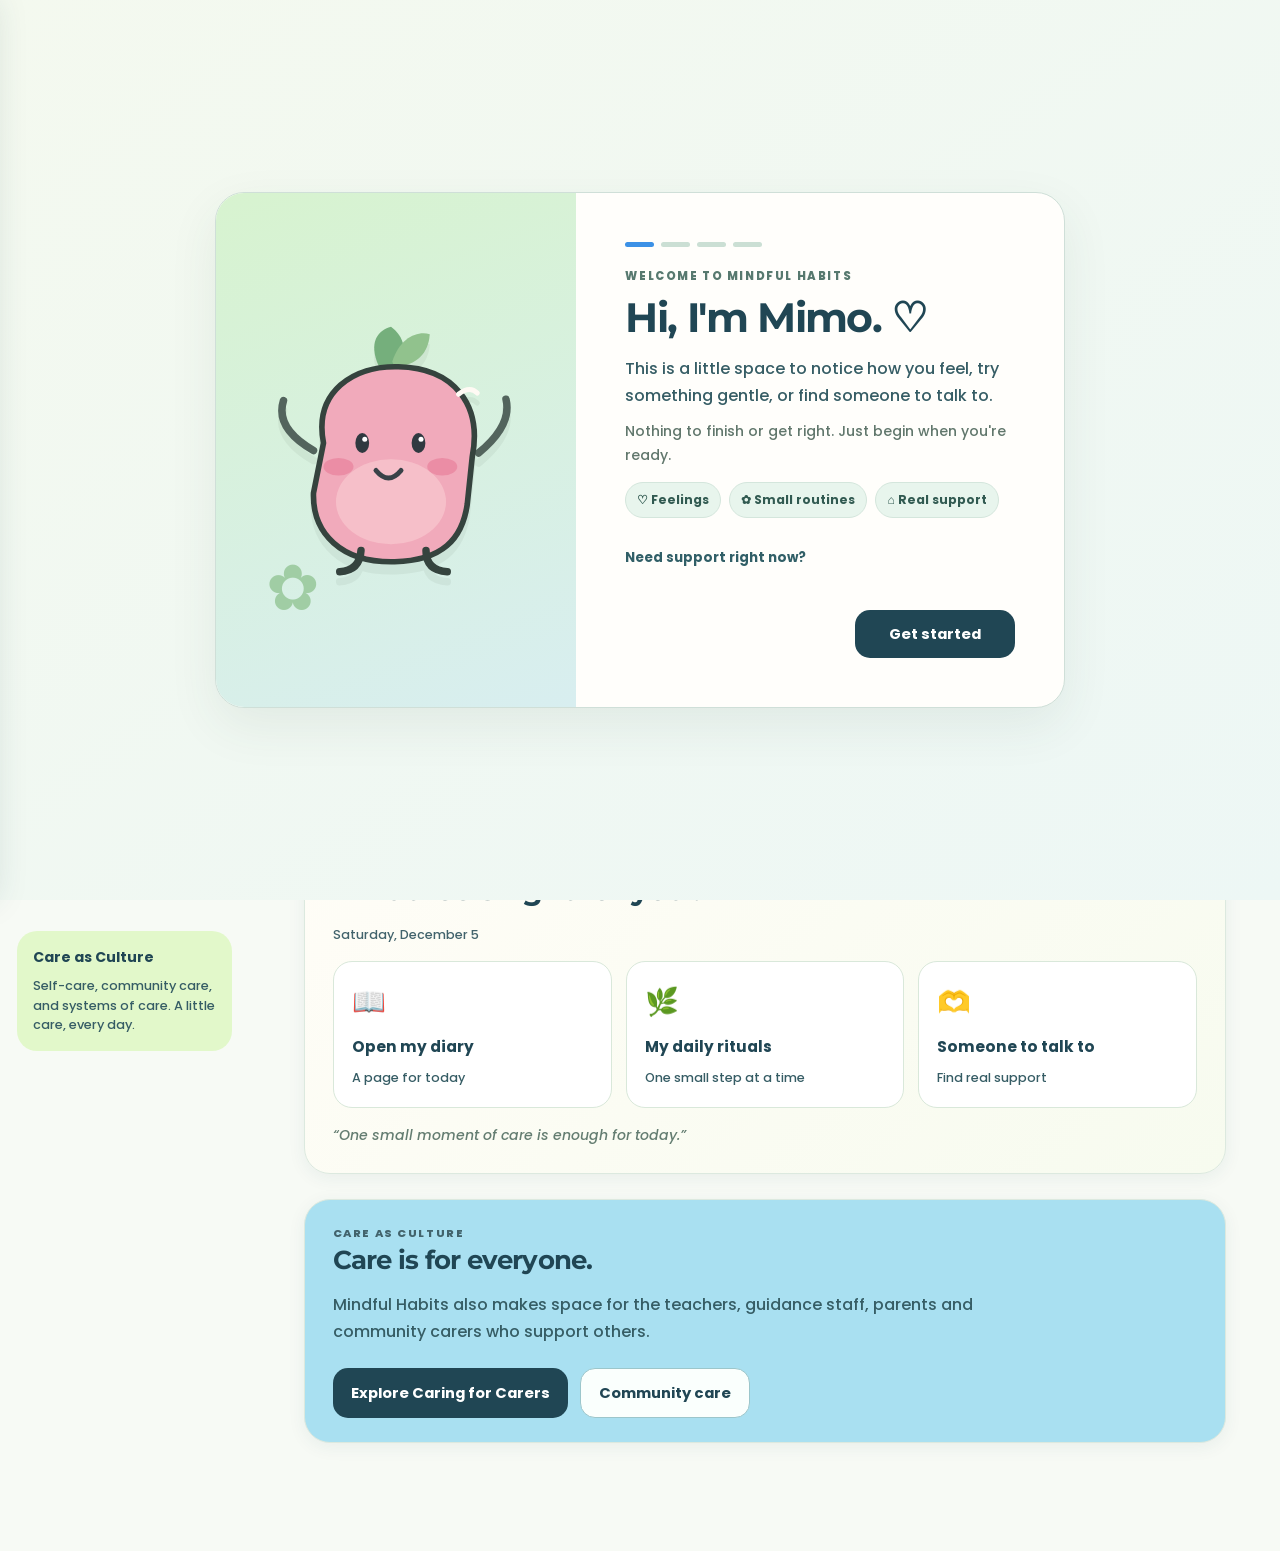
<file: index.html>
<!doctype html>
<html lang="en">
<head>
<meta charset="utf-8"><meta name="viewport" content="width=device-width,initial-scale=1,viewport-fit=cover"><meta name="theme-color" content="#F7F9E1"><meta name="apple-mobile-web-app-capable" content="yes"><meta name="apple-mobile-web-app-status-bar-style" content="default"><meta name="mobile-web-app-capable" content="yes"><meta name="application-name" content="Mindful Habits"><meta name="description" content="A gentle space for feelings, small routines and real-world support, by MentorHealth Philippines."><meta name="color-scheme" content="light">
<title>Mindful Habits | My space</title>
<link rel="preconnect" href="https://fonts.googleapis.com"><link rel="preconnect" href="https://fonts.gstatic.com" crossorigin><link href="https://fonts.googleapis.com/css2?family=Montserrat:wght@400;500;600;700;800&family=Poppins:wght@400;500;600;700;800&display=swap" rel="stylesheet">
<style>
:root{
--ink:#204654;--sub:#365D65;--paper:#FAFFFD;--cream:#F7F9E1;
--line:#D7E6E1;--teal:#204654;--mint:#CAFFA6;
--pink:#CFF0E4;--yellow:#9FD356;--blue:#A9E0F1;--lav:#DCEFF5;
--bright-ocean:#3C91E6;--yellow-green:#9FD356;--porcelain:#FAFFFD;
--spring-meadow:#CAFFA6;--teal-waters:#204654;--glacial-sky:#A9E0F1;
--morning-mist:#F7F9E1;--shadow:0 8px 28px #20465412;--radius:26px
}
*{box-sizing:border-box}html{scroll-behavior:smooth}body{margin:0;background:var(--cream);font:500 16px/1.6 'Poppins','Montserrat',sans-serif;color:var(--ink)}button,input,textarea,select{font:inherit;font-family:'Poppins','Montserrat',sans-serif}h1,h2,h3,h4,h5,h6{font-family:'Montserrat','Poppins',sans-serif}svg text,svg tspan{font-family:'Poppins','Montserrat',sans-serif}button{cursor:pointer}button:focus-visible,a:focus-visible,input:focus-visible,textarea:focus-visible{outline:3px solid #217a70;outline-offset:3px}button:disabled{opacity:.45;cursor:default}a{color:inherit}h1,h2,h3,p{margin-top:0}h1{font-size:clamp(2.1rem,4vw,3.2rem);line-height:1.18;letter-spacing:-.05em;margin-bottom:12px}h2{font-size:clamp(1.35rem,2vw,1.7rem);line-height:1.3;letter-spacing:-.03em;margin-bottom:8px}h3{font-size:1.05rem;line-height:1.45;margin-bottom:6px}p{color:var(--sub)}small,.small{font-size:.84rem;color:var(--sub)}[hidden]{display:none!important}
.app{max-width:1360px;margin:auto;display:grid;grid-template-columns:235px minmax(0,1fr);min-height:100vh}.rail{background:#fffdf8;border-right:1px solid var(--line);padding:30px 16px;position:sticky;top:0;height:100vh;display:flex;flex-direction:column;gap:22px}.logo{display:flex;gap:10px;align-items:center;font-weight:800;font-size:1.15rem;line-height:1.1;letter-spacing:-.03em}.logo-mark{width:48px;height:48px;border-radius:17px;background:#f6d9b7;display:grid;place-items:center}.logo-mark svg{width:37px;height:37px}.logo small{display:block;font-size:.67rem;font-weight:600;letter-spacing:.03em;margin-top:5px}.nav{display:grid;gap:6px}.nav button{display:flex;align-items:center;gap:12px;padding:13px 12px;border:0;border-radius:16px;background:transparent;color:#68757a;font-weight:700;text-align:left}.nav button.active{background:#e0f2e9;color:#225e53}.nav button:hover{background:#f2f6ee}.nav .sym{font-size:1.24rem;width:25px;text-align:center}.rail-bottom{margin-top:auto;padding:16px;border-radius:20px;background:#fdf0d7;font-size:.88rem;line-height:1.55}.rail-bottom p{font-size:.8rem;margin:7px 0 0}.main{padding:28px clamp(22px,4vw,58px) 96px;min-width:0}.topline{display:flex;justify-content:space-between;gap:14px;align-items:center;margin-bottom:28px}.overline{font-size:.7rem;font-weight:800;letter-spacing:.14em;text-transform:uppercase;color:#74827d}.top-actions{display:flex;gap:10px;align-items:center}.tiny-button{border:1px solid var(--line);background:#fff;border-radius:999px;padding:10px 14px;font-size:.84rem;font-weight:700}.help-button{background:#e8f3ee;border:1px solid #c4ded3;color:#245d53}.page{display:none;max-width:1050px}.page.active{display:block}.section{margin:34px 0}.section-head{display:flex;justify-content:space-between;gap:20px;align-items:end;margin-bottom:17px}.section-head p{margin:0;max-width:680px}.lead{max-width:760px;font-size:1.03rem}.card{background:var(--paper);border:1px solid var(--line);border-radius:var(--radius);box-shadow:var(--shadow)}.btn{border:0;border-radius:15px;padding:12px 18px;min-height:48px;font-weight:700;font-size:.92rem;display:inline-flex;justify-content:center;align-items:center;gap:8px;text-decoration:none}.btn.dark{background:#2a4542;color:#fff}.btn.light{background:#fff;border:1px solid #d8e2da;color:#285f54}.btn.soft{background:#e9f5ee;color:#286358}.btn.link{background:transparent;color:#347d70;padding-left:0}.btn:hover:not(:disabled){filter:brightness(.97)}.actions{display:flex;flex-wrap:wrap;gap:10px}.badge{font-size:.74rem;font-weight:800;letter-spacing:.08em;text-transform:uppercase}.quiet-note{font-size:.79rem;color:#79847e}

.home-hero{background:#dcefe6;min-height:390px;display:grid;grid-template-columns:minmax(0,1.1fr) minmax(280px,.9fr);gap:20px;overflow:hidden}.hero-copy{padding:clamp(25px,4vw,48px) 12px clamp(25px,4vw,48px) clamp(25px,4vw,48px);align-self:center}.hero-copy h1{max-width:550px}.hero-copy p{font-size:1.04rem;max-width:485px}.hero-stage{position:relative;display:grid;place-items:center;min-height:345px;background:radial-gradient(circle at 54% 63%,#f8eed2 0 37%,transparent 38%);overflow:hidden}.hero-stage:before{content:'';position:absolute;width:320px;height:120px;border:2px solid #a5c6b3;border-radius:50%;bottom:-65px;left:50%;transform:translateX(-50%)}.pet-art{position:relative;width:min(250px,78%);filter:drop-shadow(0 10px 0 #4c5d4a13);transition:transform .3s}.pet-art svg{width:100%;height:auto;display:block}.pet-art.wave{animation:wiggle .65s ease}.pet-art.rest{transform:rotate(-7deg) translateY(8px)}@keyframes wiggle{0%,100%{transform:rotate(0)}35%{transform:rotate(-7deg)}70%{transform:rotate(7deg)}}.pet-hello{position:absolute;top:25px;left:8%;background:white;border:1px solid #e5dfd3;border-radius:17px;padding:9px 13px;font-size:.83rem;font-weight:700;transform:rotate(-5deg)}.pet-label{position:absolute;right:10%;bottom:20px;color:#4d766a;font-size:.77rem;font-weight:800}.sprig{position:absolute;right:7%;top:20%;width:65px;height:100px;transform:rotate(18deg)}
.homelinks{display:grid;grid-template-columns:repeat(3,minmax(0,1fr));gap:14px}.home-link{min-height:180px;padding:19px;text-align:left;border:1px solid var(--line);display:flex;flex-direction:column;align-items:start;gap:11px;transition:transform .18s}.home-link:hover{transform:translateY(-3px)}.home-link .illustration{font-size:2.45rem;line-height:1.2}.home-link p{font-size:.86rem;margin:0}.home-link:nth-child(1){background:#fff0d6}.home-link:nth-child(2){background:#f7e7ee}.home-link:nth-child(3){background:#e6f3f9}
.face-grid{display:grid;grid-template-columns:repeat(4,minmax(0,1fr));gap:15px}.face-card{padding:18px 13px;border-radius:22px;min-height:170px;display:grid;place-items:center;gap:5px;border:2px solid transparent;text-align:center;transition:.18s}.face-card.selected{border-color:#36564e;transform:translateY(-3px)}.face-card svg{width:95px;height:95px}.face-card strong{font-size:.96rem}.face-card small{color:#4b5c61}.face-card:hover{transform:translateY(-3px)}.feel-calm{background:#e4f1f7}.feel-happy{background:#ffecc2}.feel-tired{background:#f9dfe4}.feel-worried{background:#e8e1f7}.feel-heavy{background:#f3d8ca}.feel-proud{background:#dceede}.feel-unsure{background:#f5e9c7}.feel-lonely{background:#dedff4}
.filterrow{display:flex;gap:9px;flex-wrap:wrap;margin:17px 0}.chip{padding:9px 14px;border-radius:999px;border:1px solid #e2ddd4;background:#fff;font-weight:700;font-size:.84rem}.chip.active{background:#345e53;color:white;border-color:#345e53}.panel{padding:24px}.write-area{width:100%;padding:16px;border:1px solid #e4dfd8;border-radius:16px;background:#fffdfb;min-height:106px;resize:vertical}.context-panel{margin-top:20px}.card-deck{display:grid;grid-template-columns:minmax(0,1fr) minmax(290px,.85fr);gap:18px;align-items:stretch}.prompt-card{padding:30px;min-height:335px;display:flex;flex-direction:column;justify-content:space-between;gap:18px;position:relative;overflow:hidden}.prompt-card:after{content:'◌';font-size:14rem;line-height:1;color:#ffffff55;position:absolute;right:-34px;bottom:-65px;pointer-events:none}.prompt-card>*{position:relative;z-index:1}.prompt-card .card-icon{font-size:3.2rem}.prompt-card h2{font-size:clamp(1.4rem,2.5vw,2.2rem);max-width:570px}.prompt-side{padding:22px;display:flex;flex-direction:column;gap:13px}.prompt-side p{font-size:.91rem}.circle-layout{display:grid;grid-template-columns:minmax(0,1fr) minmax(0,1fr);gap:18px;align-items:stretch}.circle-art{min-height:335px;display:grid;place-items:center;background:#fcf6e8;overflow:hidden}.rings{position:relative;width:280px;aspect-ratio:1}.ring{position:absolute;border-radius:50%;display:grid;place-items:center}.outer{inset:0;background:#f9d4c7}.middle{inset:31px;background:#cfebe0}.inner{inset:80px;background:#fffbef;border:3px dashed #b5c1ab;text-align:center;font-weight:800}.ring-caption{position:absolute;background:#fff;border:1px solid #e7e0d4;padding:5px 10px;border-radius:99px;font-size:.78rem;font-weight:700}.circle-prompt{padding:27px}.circle-prompt h2{margin:15px 0 22px}.topic-switch{display:flex;gap:9px;flex-wrap:wrap}.activities{display:grid;grid-template-columns:repeat(3,minmax(0,1fr));gap:15px}.activity{padding:22px;display:flex;flex-direction:column;gap:12px;min-height:230px}.activity .stamp{width:54px;height:54px;display:grid;place-items:center;background:#e6f4ee;border-radius:17px;font-size:1.65rem}.activity p{font-size:.9rem;margin:0}.activity .btn{margin-top:auto;align-self:start}.journey-grid{display:grid;grid-template-columns:.8fr 1.2fr;gap:18px}.mini-stats{display:grid;gap:12px}.stat{padding:20px}.stat strong{font-size:1.8rem;display:block}.history{padding:22px}.history-row{padding:12px 0;border-bottom:1px solid var(--line)}.history-row:last-child{border-bottom:0}.careplan{padding:22px;margin-top:18px}.careplan label{display:block;margin:15px 0 6px;font-weight:700;font-size:.88rem}.careplan input{width:100%;min-height:50px;padding:11px 14px;border-radius:13px;border:1px solid #e2ded6}.support-banner{background:#e5f1e9;padding:24px;margin-bottom:19px}.support-list{display:grid;grid-template-columns:repeat(2,minmax(0,1fr));gap:14px}.resource{padding:20px}.resource .tag{font-size:.73rem;font-weight:800;color:#44766a}.resource p{font-size:.87rem;margin:9px 0}.resource .actions{margin-top:12px}.resource .actions a{font-size:.85rem}
.mobile-nav{display:none}.modal-overlay{position:fixed;inset:0;background:#233b3a88;z-index:80;display:grid;place-items:center;padding:16px}.modal{max-width:550px;width:100%;max-height:90vh;overflow:auto;padding:25px;background:#fffefb;border-radius:25px;box-shadow:0 30px 90px #233b3a35}.toast{position:fixed;bottom:22px;right:22px;background:#254d44;color:#fff;z-index:100;border-radius:15px;padding:12px 18px;box-shadow:var(--shadow)}
.onboarding{position:fixed;inset:0;background:#fff9f0;z-index:70;overflow:auto;display:grid;place-items:center;padding:22px}.onboard-shell{width:min(900px,100%);min-height:520px;border:1px solid #e8e1d7;background:#fffefb;border-radius:30px;box-shadow:0 18px 50px #384d4614;display:grid;grid-template-columns:.83fr 1.17fr;overflow:hidden}.onboard-illustration{background:#e2f0e8;display:grid;place-items:center;padding:30px;position:relative}.onboard-illustration .pet-art{width:min(250px,85%)}.onboard-copy{padding:clamp(25px,5vw,52px);display:flex;flex-direction:column;justify-content:center;gap:10px}.onboard-copy h1{font-size:clamp(1.9rem,3vw,2.6rem)}.onboard-copy p{max-width:500px}.steps{display:flex;gap:7px;margin-bottom:20px}.steps i{width:34px;height:6px;border-radius:99px;background:#dbe8df}.steps i.on{background:#4d9a88}.onboard-controls{margin-top:20px;display:flex;justify-content:space-between;align-items:center;gap:12px}.color-options{display:flex;gap:10px;flex-wrap:wrap;margin:12px 0}.color-option{width:46px;height:46px;border-radius:50%;border:3px solid #fff;outline:1px solid #dfd9d2}.color-option.active{outline:3px solid #305f56}.onboard-copy input{padding:12px 14px;border:1px solid #ddd8cf;border-radius:12px;width:100%}.privacy-box{padding:16px;background:#fff6e5;border:1px solid #eee1c9;border-radius:15px;font-size:.87rem}
@media(max-width:1120px){.app{grid-template-columns:205px 1fr}.main{padding:25px 24px 100px}.home-hero{grid-template-columns:1fr}.hero-copy{padding:30px 30px 0}.hero-stage{min-height:285px}.face-grid{grid-template-columns:repeat(4,1fr)}.activities{grid-template-columns:repeat(2,1fr)}}
@media(max-width:820px){.app{display:block}.rail{display:none}.main{padding:20px 20px 100px}.mobile-nav{display:block;position:fixed;z-index:50;bottom:10px;left:50%;transform:translateX(-50%);width:min(690px,calc(100% - 18px));border-radius:22px;padding:7px;background:#fffefbf2;border:1px solid #eae4da;box-shadow:0 10px 30px #22352b24}.mobile-nav>div{display:grid;grid-template-columns:repeat(5,1fr);gap:3px}.mobile-nav button{display:flex;align-items:center;flex-direction:column;border:0;background:none;border-radius:13px;padding:7px 2px;font-size:.7rem;color:#66736e;font-weight:700}.mobile-nav button.active{background:#def1e6;color:#265b50}.mobile-nav b{font-size:1.25rem}.card-deck,.circle-layout,.journey-grid{grid-template-columns:1fr}.face-grid{grid-template-columns:repeat(4,1fr)}}
@media(max-width:600px){body{font-size:16px}.main{padding:18px 15px 105px}.topline{align-items:start;gap:10px}.topline .overline{font-size:.62rem}.home-hero{min-height:0}.hero-copy{padding:24px 23px 0}.hero-copy h1{font-size:2.15rem}.hero-stage{min-height:255px}.pet-art{max-width:215px}.homelinks{grid-template-columns:1fr}.home-link{min-height:128px}.face-grid{grid-template-columns:repeat(2,minmax(0,1fr));gap:10px}.face-card{min-height:160px}.activities,.support-list{grid-template-columns:1fr}.panel,.prompt-card{padding:20px}.section{margin:28px 0}.section-head{align-items:start}.circle-art{min-height:305px}.onboard-shell{display:block}.onboard-illustration{height:200px}.onboard-illustration .pet-art{max-width:160px}.onboard-copy{padding:24px}.onboard-copy h1{font-size:1.85rem}.onboard-controls{flex-wrap:wrap}}
@media(prefers-reduced-motion:reduce){*,*:before,*:after{animation:none!important;transition:none!important;scroll-behavior:auto!important}}


body{background:var(--porcelain);color:var(--ink)}
.rail{background:#F7F9E1;border-color:var(--line)}
.logo-mark{background:var(--spring-meadow)}
.nav button{color:var(--teal-waters)}
.nav button.active,.mobile-nav button.active{background:var(--spring-meadow);color:var(--teal-waters)}
.nav button:hover{background:#E5F8D2}
.rail-bottom{background:#E2F8CA}
.overline,.quiet-note{color:#42636C}
.card{background:var(--porcelain);border-color:var(--line)}
.btn.dark{background:var(--teal-waters);color:#FFF}
.btn.light{background:var(--porcelain);border-color:#9CC6CB;color:var(--teal-waters)}
.btn.soft{background:var(--spring-meadow);color:var(--teal-waters)}
.btn.link{color:#175C95}
.tiny-button{background:var(--porcelain);border-color:var(--line)}
.help-button{background:var(--bright-ocean);border-color:var(--bright-ocean);color:#fff}
.home-hero{background:var(--morning-mist)}
.hero-stage{background:radial-gradient(circle at 54% 62%,#CAFFA6 0 36%,transparent 37%)}
.hero-stage:before{border-color:#91C59E}
.pet-hello{background:var(--porcelain);border-color:#C8DBD7}
.pet-label{color:var(--teal-waters)}
.home-link:nth-child(1){background:#E6F8CC}
.home-link:nth-child(2){background:#D5EEF6}
.home-link:nth-child(3){background:#D9EDFF}
.face-card{border-color:#ffffff00}
.face-card.selected{border-color:var(--teal-waters)}
.feel-calm{background:var(--glacial-sky)}
.feel-happy{background:var(--spring-meadow)}
.feel-tired{background:#CFEADB}
.feel-worried{background:#CEE3F5}
.feel-heavy{background:#DBEAD5}
.feel-proud{background:#BBE99D}
.feel-unsure{background:#EAF1C8}
.feel-lonely{background:#C7E5EF}
.chip{background:var(--porcelain);border-color:#BFD7D4;color:var(--teal-waters)}
.chip.active{background:var(--teal-waters);color:#fff;border-color:var(--teal-waters)}
.write-area,.careplan input{background:var(--porcelain);border-color:#BCD5D3;color:var(--ink)}
.circle-art{background:var(--morning-mist)}
.outer{background:var(--glacial-sky)}
.middle{background:var(--spring-meadow)}
.inner{background:var(--porcelain);border-color:#6BA4B0}
.ring-caption{background:var(--porcelain);border-color:#B8D8D7}
.activity .stamp{background:var(--spring-meadow)}
.support-banner{background:var(--glacial-sky)}
.resource .tag{color:#1F627A}
.onboarding{background:var(--morning-mist)}
.onboard-shell{background:var(--porcelain);border-color:#CFDFD8}
.onboard-illustration{background:var(--spring-meadow)}
.steps i{background:#CBDFD4}
.steps i.on{background:var(--bright-ocean)}
.color-option.active{outline-color:var(--teal-waters)}
.privacy-box{background:#EBF8D9;border-color:#D0EAB7}
.modal{background:var(--porcelain)}
.toast{background:var(--teal-waters)}
@media(max-width:820px){.mobile-nav{background:#FAFFFDf2;border-color:var(--line)}}



.role-intro{background:var(--morning-mist);padding:20px 24px;margin:22px 0;}
.role-intro p{margin-bottom:0;max-width:780px}
.role-label{display:inline-flex;gap:7px;align-items:center;background:var(--spring-meadow);border-radius:99px;padding:5px 11px;font-size:.75rem;font-weight:800;letter-spacing:.02em;margin-bottom:10px}
.role-switch{display:flex;gap:9px;flex-wrap:wrap;margin:12px 0 4px}
.role-choice{border:1px solid #9ECBC3;background:var(--porcelain);border-radius:15px;padding:11px 14px;color:var(--teal-waters);font-size:.91rem;font-weight:700;text-align:left}
.role-choice.active{background:var(--teal-waters);color:white}
.role-choice:focus-visible{outline:3px solid var(--bright-ocean);outline-offset:3px}
.role-note{font-size:.86rem;color:var(--sub);margin-top:9px}
.carer-hero{display:grid;grid-template-columns:1.25fr .75fr;gap:20px;align-items:center;background:var(--morning-mist);border-color:#DAE4C8;margin:20px 0;padding:28px}
.carer-hero .illustration{font-size:4.2rem;text-align:center;background:var(--spring-meadow);width:150px;height:150px;display:grid;place-items:center;border-radius:50%;margin:auto}
.carer-grid{display:grid;grid-template-columns:repeat(2,minmax(0,1fr));gap:16px}
.carer-card{padding:23px;display:flex;flex-direction:column;gap:12px;min-height:260px}
.carer-card h3{font-size:1.17rem}
.carer-card p{font-size:.96rem;flex:1;margin:0}
.carer-card .stamp{width:58px;height:58px;display:grid;place-items:center;border-radius:18px;background:var(--glacial-sky);font-size:1.85rem}
.carer-card .btn{align-self:start}
.care-reader{margin-top:18px;padding:26px;background:var(--glacial-sky)}
.care-reader[hidden]{display:none!important}
.care-reader ol{padding-left:22px;margin:12px 0 20px}.care-reader li{margin:12px 0}
.carer-card-quote{padding:27px;border-radius:24px;background:var(--spring-meadow);border:1px solid #ABD49B;min-height:185px;display:flex;flex-direction:column;gap:12px;justify-content:space-between}
.carer-card-quote strong{font-size:clamp(1.18rem,2.2vw,1.6rem);line-height:1.4}
.topic-grid{display:grid;grid-template-columns:repeat(3,minmax(0,1fr));gap:14px;margin:20px 0}
.topic-card{padding:18px;min-height:155px;display:flex;flex-direction:column;gap:8px}
.topic-card .topic-icon{font-size:1.8rem}
.topic-card p{font-size:.89rem;margin:0}
.content-badge{font-size:.78rem;color:#315F67;font-weight:700}
.help-script{background:var(--glacial-sky);padding:22px;border-radius:24px;border:1px solid #ACD8E6;margin-top:18px}
.help-script select{padding:11px 13px;border-radius:13px;border:1px solid #A7C8D2;background:var(--porcelain);color:var(--ink);width:100%;max-width:440px;font:inherit}
.help-script blockquote{margin:14px 0;padding:17px;border:1px solid var(--line);background:var(--porcelain);border-radius:14px;font-weight:600}
.onboard-role{display:grid;grid-template-columns:1fr 1fr;gap:9px;margin:14px 0}
.onboard-role button{border:1px solid #A7CEC4;background:white;border-radius:16px;padding:12px;text-align:left;min-height:68px;color:var(--teal-waters);font-weight:700}
.onboard-role button.active{background:var(--spring-meadow);border:2px solid var(--teal-waters)}
.onboard-role button:last-child{grid-column:span 2}
.role-summary{display:flex;gap:8px;flex-wrap:wrap;margin:13px 0}
.role-summary span{background:var(--glacial-sky);padding:7px 11px;border-radius:99px;font-size:.82rem;font-weight:700}
.small-callout{background:var(--porcelain);border:1px solid var(--line);padding:17px;border-radius:18px;margin-top:15px}
.community-panel{margin-top:20px;padding:22px}
@media(max-width:1050px){.topic-grid{grid-template-columns:repeat(2,minmax(0,1fr))}}
@media(max-width:820px){.carer-hero{grid-template-columns:1fr}.carer-hero .illustration{display:none}}
@media(max-width:600px){.carer-grid,.topic-grid{grid-template-columns:1fr}.carer-card{min-height:0}.role-intro{padding:18px}.carer-hero{padding:21px}.onboard-role{grid-template-columns:1fr}.onboard-role button:last-child{grid-column:auto}}



.app-header{background:var(--porcelain);border:1px solid var(--line);border-radius:20px;padding:12px 16px;min-height:78px;margin-bottom:26px;box-shadow:0 3px 14px #2046540b;gap:16px}
.header-leading{display:flex;align-items:center;gap:13px;min-width:0}
.header-identity{min-width:0}
.header-title{font-family:'Montserrat','Poppins',sans-serif;font-size:1.18rem;font-weight:800;letter-spacing:-.045em;line-height:1.22;color:var(--teal-waters);display:flex;gap:7px;align-items:center}
.header-leaf{font-size:.92rem;color:#4d8b5b}
.header-subtitle{font-size:.78rem;color:var(--sub);line-height:1.4;margin-top:3px}
.app-header .top-actions{margin-left:auto;flex-shrink:0}
.app-header .tiny-button{min-height:44px;display:inline-flex;align-items:center;justify-content:center;gap:7px;white-space:nowrap;padding:9px 14px}
.app-header .help-button{background:var(--bright-ocean);border-color:var(--bright-ocean);color:white}
.header-menu-button{display:none;width:46px;height:46px;border:1px solid var(--line);border-radius:14px;background:var(--porcelain);align-items:center;justify-content:center;flex-shrink:0;color:var(--teal-waters)}
.burger-lines{display:flex;flex-direction:column;gap:5px;width:20px}
.burger-lines i{display:block;height:2px;width:100%;border-radius:2px;background:currentColor}
.header-drawer-overlay{position:fixed;inset:0;background:#20465478;z-index:110;opacity:0;transition:opacity .22s}
.header-drawer-overlay:not([hidden]){opacity:1}
.header-drawer{position:fixed;top:0;left:0;bottom:0;width:min(340px,88vw);z-index:111;background:var(--porcelain);border-right:1px solid var(--line);box-shadow:12px 0 32px #20465422;display:flex;flex-direction:column;padding:20px 16px;transform:translateX(-105%);transition:transform .22s ease;overflow:auto}
.header-drawer.is-open{transform:translateX(0)}
.header-drawer-top{display:flex;align-items:center;justify-content:space-between;padding:4px 4px 18px;border-bottom:1px solid var(--line)}
.header-drawer-top strong{font:800 1.2rem/1.25 'Montserrat','Poppins',sans-serif;color:var(--teal-waters)}
.header-drawer-top small{display:block;font-size:.77rem;margin-top:4px}
.header-close{border:1px solid var(--line);border-radius:12px;background:var(--porcelain);font-size:1.65rem;width:42px;height:42px;line-height:1;color:var(--teal-waters)}
.header-drawer-nav{display:grid;gap:5px;padding:18px 0}
.header-drawer-nav button{background:transparent;border:1px solid transparent;border-radius:14px;padding:13px 15px;text-align:left;display:flex;align-items:center;gap:13px;color:var(--teal-waters);font-size:.95rem;font-weight:700;min-height:48px}
.header-drawer-nav button.active{background:var(--spring-meadow);border-color:#A8D590}
.header-drawer-nav button:hover{background:var(--morning-mist)}
.header-drawer-nav .sym{font-size:1.25rem;width:26px;text-align:center}
.header-drawer-foot{margin-top:auto;padding:15px;border-radius:14px;background:var(--morning-mist);font-size:.79rem;color:var(--sub)}
@media(max-width:820px){.header-menu-button{display:flex}.app-header{margin-bottom:22px}.header-settings span{display:none}.app-header .header-settings{width:44px;padding:0}}
@media(max-width:600px){.app-header{padding:10px;min-height:67px;border-radius:17px;align-items:center;gap:8px}.header-leading{gap:9px}.header-title{font-size:1.02rem}.header-subtitle{font-size:.7rem}.app-header .top-actions{gap:7px}.app-header .header-help{padding:9px 11px;font-size:.78rem}.header-settings{display:none!important}}
@media(max-width:380px){.header-subtitle{display:none}.app-header .header-help span{display:none}.app-header .header-help{width:44px;font-size:1.2rem}}
@media(prefers-reduced-motion:reduce){.header-drawer,.header-drawer-overlay{transition:none!important}}



.page > .section-head { margin-top: 38px; margin-bottom: 20px; }
.page > .section-head:first-child { margin-top: 0; }
.page > .carer-grid + .section-head,
.page > .carer-card-quote + .section-head,
.page > .topic-grid + .section-head,
.page > .community-panel + .section-head { margin-top: 52px; }
.page > .carer-grid,
.page > .carer-card-quote,
.page > .topic-grid { margin-bottom: 0; }
.page > .section-head h2 { margin: 0 0 7px; }
.page > .section-head p { margin: 0; line-height: 1.65; }
.carer-card { padding: 24px; }
.carer-card .actions { margin-top: auto; }
@media (max-width: 820px) {
  .page > .section-head { margin-top: 32px; margin-bottom: 18px; }
  .page > .carer-grid + .section-head,
  .page > .carer-card-quote + .section-head,
  .page > .topic-grid + .section-head { margin-top: 40px; }
}
@media (max-width: 600px) {
  .page > .section-head { margin-top: 30px; margin-bottom: 18px; }
  .page > .carer-grid + .section-head,
  .page > .carer-card-quote + .section-head,
  .page > .topic-grid + .section-head { margin-top: 34px; }
  .carer-grid { gap: 18px; }
}


.mh-grid{display:grid;grid-template-columns:repeat(2,minmax(0,1fr));gap:16px}.mh-pad{padding:23px}.mh-field{display:block;font-weight:700;margin:14px 0 6px}.mh-input{width:100%;padding:12px 14px;border:1px solid var(--line);border-radius:13px;background:white;color:var(--ink)}.mh-calendar-header{display:flex;gap:12px;align-items:center;justify-content:space-between;margin-bottom:15px}.mh-calendar{display:grid;grid-template-columns:repeat(7,minmax(0,1fr));gap:6px}.mh-day{min-height:68px;border:1px solid var(--line);border-radius:13px;background:white;padding:6px;text-align:left;color:var(--ink)}.mh-day.has-entry{background:#e7f5e8;border-color:#86c5a6}.mh-day.selected{outline:3px solid #327e79}.mh-day:disabled{opacity:.25}.mh-day span{display:block;font-size:.72rem}.mh-day b{font-size:1.2rem;line-height:1.2}.mh-weekday{font-size:.75rem;text-align:center;font-weight:800;color:var(--sub)}.mh-habit-row{padding:13px 0;border-bottom:1px solid var(--line);display:flex;gap:12px;align-items:start;justify-content:space-between}.mh-habit-row:last-child{border:0}.mh-habit-row input[type=checkbox]{width:20px;height:20px;accent-color:#22775d;flex-shrink:0}.mh-inline{display:flex;align-items:center;gap:10px;flex-wrap:wrap}.mh-banner{padding:19px;background:#e6f5ef;border-radius:17px;border:1px solid var(--line);margin:15px 0}.mh-exercise-stage{padding:26px;background:var(--glacial-sky);border-radius:22px;text-align:center;margin:17px 0}.mh-exercise-stage strong{display:block;font-size:clamp(2.2rem,6vw,4rem);line-height:1.25}.mh-exercise-stage p{margin:7px 0}.mh-modal-footer{display:flex;gap:10px;flex-wrap:wrap;margin-top:16px}.mh-privacy{font-size:.86rem;color:var(--sub);margin-top:14px;line-height:1.7}.mh-checkin-extra{margin-top:18px}.mh-preferences{display:flex;flex-wrap:wrap;gap:9px}.mh-preferences label{display:flex;gap:7px;align-items:center;background:#fff;border:1px solid var(--line);padding:8px 12px;border-radius:14px}.mh-empty{padding:18px;border:1px dashed #b1cec6;border-radius:16px}.mh-support-split{display:grid;grid-template-columns:repeat(2,minmax(0,1fr));gap:14px;margin:18px 0}.mh-support-split .card{padding:18px}.mh-support-split h3{margin-top:6px}@media(max-width:690px){.mh-grid,.mh-support-split{grid-template-columns:1fr}.mh-calendar{gap:3px}.mh-day{min-height:55px;padding:5px 3px}.mh-day b{font-size:1rem}}


.mh-trust-hero{background:linear-gradient(125deg,#e1f5e9,#e3f2fa);padding:clamp(22px,4vw,38px)}
.mh-trust-grid{display:grid;grid-template-columns:repeat(2,minmax(0,1fr));gap:16px;margin:18px 0}
.mh-trust-card{padding:22px}.mh-trust-card h3{font-size:1.12rem}.mh-trust-card p{margin-bottom:0}
.mh-document{padding:clamp(19px,4vw,32px);margin-top:18px}.mh-document h3{margin-top:23px}.mh-document p,.mh-document li{line-height:1.8}
.mh-document ul{padding-left:22px}.mh-document li{margin-bottom:7px}
.mh-notice{background:var(--morning-mist);border:1px solid #c6dec9;border-radius:18px;padding:16px 20px;margin:18px 0}
.mh-warning{background:#fff7eb;border:1px solid #e3d2b9;border-radius:18px;padding:16px 20px;margin:18px 0}
.mh-privacy-controls{display:flex;gap:12px;flex-wrap:wrap;align-items:center;margin:16px 0}
.mh-privacy-consent{display:flex;gap:10px;align-items:flex-start;padding:12px 0;font-size:.91rem}
.mh-privacy-consent input{width:21px;height:21px;flex-shrink:0;margin-top:2px;accent-color:#204654}
.mh-privacy-status{font-size:.86rem;color:var(--sub)}
@media(max-width:650px){.mh-trust-grid{grid-template-columns:1fr}}


:root{--paper-warm:#fffdf8;--soft-leaf:#eff8ec;--soft-sky:#eef7fa}
body{background:linear-gradient(180deg,#fbfdf6 0%,#f7fbf7 100%)}
.main{background:transparent}
.page{animation:mhArrive .28s ease-out}
@keyframes mhArrive{from{opacity:.7;transform:translateY(5px)}to{opacity:1;transform:translateY(0)}}
.home-hero{background:linear-gradient(115deg,#f2f8e5 0%,#e2f3e8 100%);border-color:#d5e4d7}
.home-hero h1{letter-spacing:-.045em}
.home-hero .hero-copy p{line-height:1.9;max-width:490px}
.mh-welcome-corner{padding:clamp(22px,3vw,32px);margin:25px 0 18px;background:linear-gradient(140deg,#fffdf7,#f7fbef);border-color:#dce7d5}
.mh-corner-head{display:flex;align-items:flex-start;justify-content:space-between;gap:20px}
.mh-corner-head h2{font-size:clamp(1.35rem,2.5vw,1.9rem);margin:8px 0 3px}
.mh-corner-flower{font-size:2.8rem;color:#82b58d;line-height:1}
.mh-corner-links{display:grid;grid-template-columns:repeat(3,minmax(0,1fr));gap:12px;margin:17px 0}
.mh-corner-link{display:flex;flex-direction:column;align-items:flex-start;gap:4px;text-align:left;padding:18px;border:1px solid #d9e8da;border-radius:19px;background:#fff;min-height:140px;color:var(--ink)}
.mh-corner-link:hover{background:#f1f8ec;transform:translateY(-2px)}
.mh-corner-link span{font-size:1.7rem}.mh-corner-link strong{font-size:.96rem}.mh-corner-link small{font-size:.79rem}
.mh-corner-whisper{font-style:italic;font-size:.88rem;margin:6px 0 0;color:#647d71}
#diary>.mh-grid>.card{background:#fffefb}
#diary #diaryStory,#diary #diaryReflection{background:repeating-linear-gradient(#fffefb,#fffefb 34px,#e4eee8 35px);line-height:35px;padding:9px 15px;min-height:160px;border-color:#d8e4da;font-size:1rem}
#diary .mh-pad{padding:clamp(19px,3vw,29px)}
.mh-diary-prompts{margin:18px 0}.mh-diary-prompts .filterrow{gap:8px;margin:10px 0}
.mh-diary-prompts .chip{background:#f4f9f0;border-color:#dce9db;font-size:.8rem}
.mh-diary-footer{margin:22px 0;padding:17px 20px;border-radius:20px;background:#edf7ee;font-size:.91rem;color:var(--sub)}
.mh-diary-footer>span{font-size:1.45rem;margin-right:6px;color:#638c73}
.mh-diary-footer .btn{min-height:0;padding:3px;font-size:inherit}
#privacy .mh-trust-hero{background:linear-gradient(135deg,#f3f9ec,#e9f4ef)}
#privacy .mh-document{background:#fffdf8}
#privacy .mh-document p,#privacy .mh-document li{line-height:1.9}
@media(max-width:680px){.mh-corner-links{grid-template-columns:1fr}.mh-corner-link{min-height:0;padding:14px 17px}.mh-corner-flower{font-size:2.1rem}.mh-welcome-corner{margin:18px 0}}
@media(prefers-reduced-motion:reduce){.page{animation:none}}


.main{padding-top:clamp(22px,3vw,38px)}
.page{max-width:1050px}
.page>h1{margin:12px 0 18px;line-height:1.24}
.page>.lead{line-height:1.9;margin:0 0 36px;max-width:720px}
.page>.section,.page>.mh-grid,.page>.card{margin-top:28px;margin-bottom:36px}
.page>.section-head{margin-top:50px;margin-bottom:24px}
.page>.section-head:first-child{margin-top:0}
.section{margin:40px 0}
.section-head{margin-bottom:22px;align-items:flex-start}
.section-head p{line-height:1.85}
.card.panel,.panel,.mh-pad,.mh-document,.mh-trust-card{padding:clamp(24px,3.4vw,36px)}
.card h2{line-height:1.35;margin-bottom:14px}
.card h3{line-height:1.45;margin-bottom:12px}
.card p{line-height:1.85;margin-bottom:16px}
.card p:last-child{margin-bottom:0}
.card .actions{margin-top:20px;gap:12px}
.card .actions .btn{white-space:normal;text-align:center}
.mh-grid,.carer-grid,.topic-grid,.activities,.support-list,.homelinks{gap:22px}
.mh-field,.careplan label{margin-top:24px;margin-bottom:10px}
.write-area{line-height:1.8;min-height:145px;padding:17px 19px}
.mh-document h3{margin-top:32px}
.mh-document p,.mh-document li{line-height:1.85}
.mh-document .mh-privacy-controls{margin-top:30px}
.mh-trust-grid{gap:22px}
.mh-welcome-corner{margin-top:30px;margin-bottom:38px}
.mh-corner-links{gap:18px;margin:22px 0}
.mh-corner-link{min-height:158px;padding:22px;gap:9px}
.home-hero{min-height:430px;align-items:stretch}
.hero-stage{display:flex;flex-direction:column;justify-content:center;align-items:center;gap:10px;padding:64px 18px 30px;min-height:430px}
.hero-stage .pet-art{width:min(188px,58%);flex:none;z-index:1}
.hero-stage:before{pointer-events:none}
.hero-stage .pet-hello{top:22px}
.hero-stage .pet-label{display:none}
.mh-pet-play{width:100%;z-index:2;position:relative;display:flex;flex-direction:column;align-items:center;text-align:center;padding:0 6px 4px;gap:0}
.mh-pet-play h2{font-size:1.14rem;margin:8px 0 5px}
.mh-pet-play .mh-pet-intro{font-size:.83rem;margin:0 0 12px;line-height:1.5}
.mh-pet-play .actions{display:flex;gap:7px;justify-content:center;margin:0;flex-wrap:wrap}
.mh-pet-play .btn{font-size:.77rem;padding:8px 11px;min-height:39px;border-radius:12px}
.mh-pet-play #petMessage{margin:12px 0 0!important;font-size:.79rem;line-height:1.55;min-height:1.2em}
#diary>.mh-grid{align-items:start;gap:24px}
#diary .mh-grid>.card{min-width:0}
#diary .mh-diary-prompts{margin:26px 0}
#diary .mh-diary-prompts .filterrow{margin:16px 0}
#diary .mh-diary-prompts .chip{padding:10px 13px}
#diary #diaryStory,#diary #diaryReflection{margin:0 0 10px;min-height:180px}
#diary .mh-banner{margin:36px 0 18px;padding:22px 24px}
#diary .mh-banner p{margin:12px 0}
#diary .mh-banner .actions{margin-top:18px!important}
#diary .mh-diary-footer{margin:24px 0 0}
#diary .mh-grid .actions{margin-top:26px!important}
#habits .mh-habit-row{padding:18px 0}
#home .section{margin-top:40px;margin-bottom:40px}
@media(max-width:1120px){.home-hero{grid-template-columns:1fr}.hero-stage{min-height:380px;padding-top:42px}.hero-copy{padding-bottom:22px}}
@media(max-width:820px){.main{padding-left:22px;padding-right:22px}.page>.lead{margin-bottom:28px}.mh-pet-play .actions{max-width:440px}.hero-stage{padding-bottom:34px}}
@media(max-width:600px){
.main{padding:20px 16px 110px}
.page>.lead{line-height:1.8;margin-bottom:24px}
.page>.section,.page>.mh-grid,.page>.card{margin-top:24px;margin-bottom:30px}
.section{margin:32px 0}
.card.panel,.panel,.mh-pad,.mh-document,.mh-trust-card{padding:22px}
.mh-grid,.activities,.carer-grid,.topic-grid,.homelinks{gap:17px}
.hero-copy{padding:28px 24px 10px}
.hero-stage{min-height:380px;padding:42px 12px 28px}
.hero-stage .pet-art{width:min(170px,56%)}
.mh-pet-play .btn{min-height:42px;font-size:.76rem;padding:9px 11px}
.mh-corner-links{gap:13px}.mh-corner-link{min-height:0;padding:17px}
#diary .mh-banner{padding:20px;margin-top:26px}
#diary #diaryStory,#diary #diaryReflection{min-height:150px}
.mh-calendar{gap:4px}.mh-day{min-height:57px;padding:5px}
}


.mh-safety-paths{display:grid;grid-template-columns:repeat(2,minmax(0,1fr));gap:16px;margin:22px 0}
.mh-safety-path{padding:22px 23px;display:flex;flex-direction:column;align-items:flex-start;gap:10px;min-width:0}
.mh-safety-path h3{font-size:1.07rem;margin:0}.mh-safety-path p{margin:0;line-height:1.75}
.mh-safety-path .btn{margin-top:auto}.mh-safety-details{margin-top:18px}
.mh-safety-details details{border:1px solid var(--line);border-radius:16px;background:#fffdf8;margin-top:12px;overflow:hidden}
.mh-safety-details summary{font-weight:750;cursor:pointer;padding:17px 19px;line-height:1.55}
.mh-safety-details details>div{padding:0 19px 18px;line-height:1.8}
.mh-safety-details li{margin:8px 0}.mh-safety-steps{padding:23px;margin:22px 0;background:#f0f8f1}
.mh-safety-steps ol{padding-left:23px}.mh-safety-steps li{padding:5px 0;line-height:1.75}
.mh-safety-selection{border:1px solid #b9dcd1;border-radius:22px;background:#f2f9f4;padding:24px;margin:22px 0}
.mh-safety-selection select{width:100%;max-width:540px;border:1px solid #9fc2b8;border-radius:12px;padding:12px;background:white;color:var(--ink)}
.mh-safety-advice{padding:17px 0 0;line-height:1.8}.mh-safety-advice ul{margin:10px 0 16px;padding-left:22px}.mh-safety-advice li{margin:7px 0}
.mh-safety-note{padding:16px 20px;background:#f7f9e1;border-radius:10px;margin:20px 0;line-height:1.8}
.mh-safety-links{display:flex;gap:12px;flex-wrap:wrap;margin:17px 0}
@media(max-width:700px){.mh-safety-paths{grid-template-columns:1fr}.mh-safety-selection,.mh-safety-steps{padding:19px}.mh-safety-details summary{padding:16px}}


.mh-home-safety{margin:24px 0 28px;padding:clamp(20px,3vw,30px);background:#f0f8ef;display:flex;align-items:center;justify-content:space-between;gap:18px;flex-wrap:wrap}
.mh-home-safety>div:first-child{flex:1 1 380px}.mh-home-safety h2{margin:7px 0 9px}.mh-home-safety p{max-width:680px;margin:0;line-height:1.85}
.mh-home-safety .actions{align-self:center}
.mh-entry-safety{padding:16px 18px;border:1px solid #b7d8c5;background:#f1f9ee;border-radius:17px;margin:16px 0}
.mh-entry-safety p{margin:7px 0 0;line-height:1.75;font-size:.91rem}
.mh-activity-routine{margin:28px 0 38px}.mh-activity-routine .activities{margin-top:22px}
.mh-activity-routine .activity{min-height:285px;gap:13px;padding:23px}
.mh-activity-routine .activity .btn{width:100%;margin-top:0;align-self:stretch}
.mh-activity-routine .activity .btn[data-activity]{margin-top:auto}
#habits>.mh-grid{margin-top:30px}
.mh-autosave-status{font-size:.88rem;color:#406a5d;font-weight:700;padding:12px 0;display:inline-block}
#diary .mh-grid .actions{align-items:center;justify-content:space-between;gap:18px}
@media(max-width:600px){.mh-home-safety{padding:20px;margin:20px 0}.mh-home-safety .actions{width:100%}.mh-home-safety .btn{flex:1}}

:root{--shell:#f7faf5;--divider:#dbe7df;--softshadow:0 4px 18px rgba(32,70,84,.065)}
html{scroll-behavior:smooth}
body{background:var(--shell);line-height:1.65}
.app{max-width:none;grid-template-columns:250px minmax(0,1fr)}
.rail{background:#fbfcf6;border-right:1px solid var(--divider);padding:27px 17px}
.main{padding:27px clamp(24px,4.2vw,64px) 80px}
.page{max-width:1100px;margin:0 auto}
.app-header{max-width:1100px;margin-left:auto;margin-right:auto;border:0;background:transparent;box-shadow:none;padding:6px 0 19px;border-radius:0;border-bottom:1px solid var(--divider)}
.card{box-shadow:var(--softshadow);border-color:#dce9df}
.home-hero{min-height:338px;border-radius:30px}
.home-hero .hero-copy{padding:38px 17px 32px 42px}
.home-hero .hero-copy h1{font-size:clamp(2rem,3vw,3rem);max-width:530px}
.home-hero .hero-copy p{max-width:420px;line-height:1.65;margin-bottom:16px}
.hero-stage{min-height:338px;padding:43px 16px 22px}
.hero-stage .pet-art{width:min(180px,58%)}
.mh-pet-play h2{margin:5px 0 3px}
.mh-home-safety{padding:20px 25px;margin:22px 0 0;background:#f1f8ef}
.mh-home-safety h2{font-size:1.24rem;margin:4px 0 5px}
.mh-home-safety p{font-size:.87rem;line-height:1.6;max-width:680px}
.mh-home-safety .actions{gap:9px}
.mh-home-safety .btn{min-height:42px;font-size:.83rem}
.mh-welcome-corner{margin:22px 0 25px;padding:25px 28px}
.mh-corner-links{gap:14px;margin:16px 0}
.mh-corner-link{min-height:132px;padding:18px}
.mh-corner-whisper{margin-top:9px}
#home .section{margin:23px 0 28px}
#home .section.card{padding:24px 28px}
.page>.lead{line-height:1.75;max-width:790px;margin-bottom:27px}
.page>.section-head{margin-top:34px}
.page>.mh-grid,.page>.card{margin-top:22px;margin-bottom:25px}
.mh-grid,.activities,.carer-grid,.topic-grid,.homelinks{gap:17px}
.card.panel,.panel,.mh-pad,.mh-document,.mh-trust-card{padding:clamp(20px,2.6vw,30px)}
.card p{line-height:1.7;margin-bottom:13px}
.write-area{line-height:1.65}
.mh-safety-paths{gap:14px}
.resource-contact{font-size:.88rem;color:#376b60;margin-top:8px}
.resource h3{margin:8px 0}
.resource .actions{margin-top:11px}
#privacy>.mh-document{margin:20px 0}
#privacy #mhPrivacyNotice{margin-top:20px}
.onboarding{background:linear-gradient(145deg,#f4f9ef,#edf7f5);padding:22px}
.onboard-shell{width:min(850px,100%);min-height:480px;grid-template-columns:.85fr 1.15fr;border-radius:29px;background:#fffefb}
.onboard-illustration{background:linear-gradient(160deg,#d7f3cf,#d8eef0);min-height:340px}
.onboard-illustration:after{content:'✿';position:absolute;left:14%;bottom:13%;font-size:4rem;color:#a0cda4}
.onboard-copy{padding:clamp(28px,4.8vw,49px);gap:8px}
.onboard-copy h1{margin:8px 0 13px;font-size:clamp(2rem,3.2vw,2.85rem);letter-spacing:-.04em}
.onboard-copy p{line-height:1.7;font-size:1rem;margin:0 0 11px}
.onboard-copy .overline{font-size:.71rem;color:#57796f}
.onboard-subtle{color:#61776c!important;font-size:.88rem!important;margin-top:6px!important}
.onboard-friendly-links{display:flex;flex-wrap:wrap;gap:8px;margin:14px 0 8px}
.onboard-friendly-links span{background:#e8f5ed;border:1px solid #d4e6dc;color:#315a51;font-size:.76rem;font-weight:700;padding:7px 11px;border-radius:99px}
.onboard-help-link{margin:8px 0 0;align-self:flex-start}
.onboard-controls{margin-top:20px}
.onboard-controls .btn.dark{min-width:160px}
.steps{margin-bottom:12px}
.steps i{height:5px;width:29px}
.onboard-safety-list{display:grid;gap:10px;margin:12px 0 6px}
.onboard-safety-list>div{display:flex;gap:12px;align-items:center;padding:9px 11px;background:#f1f8f1;border-radius:14px}
.onboard-safety-list span{display:grid;place-items:center;min-width:29px;height:29px;background:#d9ecda;border-radius:10px;font-weight:800;color:#2c6058}
.onboard-safety-list p{margin:0;font-size:.88rem;line-height:1.5}
.onboard-copy .mh-privacy-consent{font-size:.86rem;padding:12px 0 0}
.onboard-role{grid-template-columns:repeat(2,minmax(0,1fr));gap:8px;margin:10px 0 0}
.onboard-role button{min-height:55px;padding:9px 12px;font-size:.81rem}
.onboard-role button:last-child{grid-column:auto}
.onboard-copy input{font-size:.94rem}
.page>h1{font-size:clamp(2rem,3.7vw,3rem)}
@media(max-width:1120px){.home-hero{grid-template-columns:1fr 1fr}.hero-stage{min-height:340px}}
@media(max-width:1000px){.home-hero{grid-template-columns:1fr}.home-hero .hero-copy{padding:30px 30px 0}.hero-stage{min-height:330px;padding:48px 16px 20px}}
@media(max-width:820px){.app{display:block}.main{padding:17px 20px 110px}.app-header{padding:5px 0 15px;min-height:62px}.home-hero .hero-copy{padding:28px 28px 0}}
@media(max-width:600px){.main{padding:15px 14px calc(110px + env(safe-area-inset-bottom))}.onboarding{padding:0;background:#fffefb}.onboard-shell{border:0;border-radius:0;display:flex;flex-direction:column;min-height:100dvh;box-shadow:none}.onboard-illustration{height:180px;min-height:180px;padding:10px}.onboard-illustration .pet-art{width:min(135px,40%)}.onboard-illustration:after{font-size:2.3rem}.onboard-copy{padding:20px 23px 30px;flex:1;justify-content:flex-start}.onboard-copy h1{font-size:clamp(1.8rem,7vw,2.3rem);margin:4px 0 10px}.onboard-copy p{font-size:.94rem}.onboard-controls{margin-top:auto;padding-top:20px}.onboard-friendly-links{gap:6px}.onboard-friendly-links span{font-size:.7rem;padding:6px 9px}.onboard-safety-list{gap:7px}.onboard-safety-list>div{padding:7px 10px}.onboard-safety-list p{font-size:.8rem}.onboard-role button{min-height:51px}.home-hero .hero-copy{padding:25px 23px 0}.home-hero .hero-copy h1{font-size:2.03rem}.hero-stage{min-height:350px;padding:44px 12px 28px}.mh-welcome-corner{padding:22px 20px}.mh-corner-links{grid-template-columns:1fr}.mh-corner-link{min-height:0}.mh-home-safety{padding:19px 20px}.mh-home-safety .actions{width:100%}.mh-home-safety .btn{flex:1 1 auto}.mobile-nav{bottom:max(9px, env(safe-area-inset-bottom));width:calc(100% - 18px)}.page>.mh-grid,.page>.card{margin:20px 0}}
@media(prefers-reduced-motion:reduce){.page{animation:none}.pet-art{transition:none}}

.onboard-agreement-intro{margin:0 0 14px!important;color:var(--sub);font-size:.94rem!important;line-height:1.6!important}
.onboard-agreement-card{background:#f4faf5;border:1px solid #d7e9df;border-radius:21px;padding:8px 18px;margin:14px 0 14px}
.onboard-agreement-row{display:grid;grid-template-columns:36px minmax(0,1fr);align-items:start;gap:12px;padding:13px 0}
.onboard-agreement-row+.onboard-agreement-row{border-top:1px solid #deebe3}
.onboard-agreement-symbol{display:grid;place-items:center;width:35px;height:35px;border-radius:12px;background:#dceee0;color:#255c50;font-size:1.13rem;font-weight:800}
.onboard-agreement-row strong{font-size:.95rem;font-family:'Montserrat','Poppins',sans-serif;line-height:1.35;display:block;margin:0 0 3px}
.onboard-agreement-row p{font-size:.84rem!important;line-height:1.55!important;margin:0!important;color:#46685e}
.onboard-policy-links{display:flex;align-items:center;flex-wrap:wrap;gap:10px 16px;padding:6px 0 16px}
.onboard-policy-links button{border:0;background:none;padding:4px 0;color:#155b8a;text-decoration:underline;text-underline-offset:3px;font-size:.84rem;font-weight:700;text-align:left}
.onboard-policy-links button:hover{color:#093955}
.onboard-agree{display:flex;gap:12px;align-items:flex-start;padding:15px 15px 16px;border:1px solid #d6e5d8;border-radius:15px;background:#fffefb;line-height:1.55;font-size:.89rem;font-weight:600;color:var(--teal-waters)}
.onboard-agree input{width:20px;height:20px;min-width:20px;margin:2px 0 0;accent-color:#235b53;cursor:pointer}
.onboard-agreement-footer{font-size:.75rem!important;color:#648077!important;margin:12px 1px 0!important;line-height:1.5!important}
.onboard-copy .onboard-controls{gap:16px}
.onboard-help-link{font-size:.83rem!important;padding:7px 0!important;color:#315f67!important}
.onboard-mini-document h2{font-size:1.5rem;margin:8px 0 10px}
.onboard-mini-document p,.onboard-mini-document li{font-size:.94rem;line-height:1.75}
.onboard-mini-document ul{padding-left:20px}
.onboard-mini-document li{margin:7px 0}
.onboard-mini-document .document-foot{margin-top:20px;padding-top:15px;border-top:1px solid var(--line)}
.onboard-mini-document a{color:#155b8a;text-decoration:underline;text-underline-offset:3px}
@media(max-width:600px){.onboard-copy{padding:19px 23px 29px}.onboard-agreement-card{margin:12px 0;padding:4px 13px}.onboard-agreement-row{padding:12px 0;gap:9px}.onboard-agreement-row p{font-size:.82rem!important}.onboard-policy-links{gap:7px 16px;padding:4px 0 12px}.onboard-policy-links button{font-size:.82rem}.onboard-agree{padding:12px 13px;font-size:.85rem}.onboard-agreement-footer{font-size:.73rem!important}}

.mh-diary-tools{margin:17px 0 6px;justify-content:flex-end;gap:13px}
.mh-school-section{margin:29px 0 31px}
.mh-school-section>.section-head{margin:0 0 17px}
.mh-school-grid{display:grid;grid-template-columns:1fr 1fr;gap:16px;align-items:stretch}
.mh-school-card{padding:clamp(20px,2.7vw,28px);display:flex;flex-direction:column;gap:10px}
.mh-school-card h3{font-size:1.15rem;margin:0}
.mh-school-card p{font-size:.94rem;line-height:1.7;margin:0}
.mh-route-steps{padding-left:21px;display:grid;gap:10px;margin:10px 0}
.mh-route-steps li{padding-left:3px;color:var(--sub);font-size:.92rem;line-height:1.65}
.mh-plain-guidance{font-size:.87rem!important;color:var(--sub);line-height:1.65;margin-top:8px!important}
.mh-contact-lines{display:grid;gap:8px;margin:9px 0 12px}
.mh-contact-lines a{display:flex;align-items:center;justify-content:space-between;gap:10px;flex-wrap:wrap;padding:10px 13px;border:1px solid #deebdf;border-radius:12px;background:#f3f8f2;text-decoration:none}
.mh-contact-lines a:hover{background:#e7f4e8}
.mh-contact-lines span{color:var(--sub);font-size:.81rem}
.mh-contact-lines strong{font-size:.87rem;color:var(--ink);overflow-wrap:anywhere}
.mh-school-card>.actions{margin-top:auto}
.mh-school-card>.actions .btn{font-size:.84rem;white-space:normal;text-align:center}
.mh-school-more{margin:15px 0 0;border:1px solid var(--line);background:#fff;border-radius:16px;overflow:hidden}
.mh-school-more summary{padding:15px 18px;font-weight:700;cursor:pointer}
.mh-school-more>div{padding:0 18px 17px}
.mh-school-more p{font-size:.91rem;line-height:1.7;margin:9px 0}
.mh-school-more a{color:#145d88;text-underline-offset:3px}
@media(max-width:790px){.mh-school-grid{grid-template-columns:1fr}}
@media(max-width:600px){.mh-school-section{margin:24px 0}.mh-school-card{padding:20px}.mh-contact-lines a{align-items:flex-start;flex-direction:column;gap:2px}.mh-diary-tools{justify-content:flex-start}}
</style>
</head>
<body>
<div class="app">
<aside class="rail"><div class="logo"><div class="logo-mark" id="logoPet"></div><div>Mindful<br>Habits<small>by MentorHealth Philippines</small></div></div><nav class="nav" id="sideNav"></nav><div class="rail-bottom"><b>Care as Culture</b><p>Self-care, community care, and systems of care. A little care, every day.</p></div></aside>
<main class="main">
<header class="topline app-header" aria-label="Application header">
  <div class="header-leading">
    <button class="header-menu-button" id="headerMenuBtn" type="button" aria-label="Open navigation menu" aria-controls="headerDrawer" aria-expanded="false"><span class="burger-lines" aria-hidden="true"><i></i><i></i><i></i></span></button>
    <div class="header-identity"><div class="header-title">Mindful Habits<span class="header-leaf" aria-hidden="true">✿</span></div><div class="header-subtitle">Your space for small moments of care</div></div>
  </div>
  <div class="top-actions"><button class="tiny-button header-settings" id="settingsBtn" type="button">⚙ <span>Settings</span></button><button class="tiny-button help-button header-help" type="button" onclick="showPage('support')">♡ <span>Need help?</span></button></div>
</header>
<section class="page active" id="home">
 <div class="home-hero card"><div class="hero-copy"><div class="badge" style="color:#3d7868;margin-bottom:15px">A LITTLE ROOM FOR YOU</div><div><span class="role-label" id="homeRoleBadge">My space</span></div><h1>Welcome back. How are you feeling?</h1><p>Whatever today feels like, you can start small. Mimo is here with you.</p><div class="actions"><button class="btn dark" onclick="showPage('checkin')">Choose a feeling</button><button class="btn light" onclick="showPage('cards')">Pick a care card</button></div></div><div class="hero-stage"><div class="pet-hello" id="petHello">Hi, I'm Mimo!</div><div class="pet-art" id="homePet"></div><div class="mh-pet-play" aria-label="Spend a moment with your companion"><h2 id="friendTitle">A moment with Mimo</h2><p class="mh-pet-intro">Say hello, play or take a little rest.</p><div class="actions"><button class="btn soft" onclick="petAction('hello')">Say hello</button><button class="btn light" onclick="petAction('play')">Play a little</button><button class="btn light" onclick="petAction('rest')">Rest together</button><button class="btn link" onclick="openSettings()">Customize friend</button></div><p class="quiet-note" id="petMessage" style="margin:14px 0 0">Small moments count.</p></div><svg class="sprig" viewBox="0 0 70 110" fill="none" stroke="#5c9980" stroke-width="3"><path d="M28 103C50 73 40 39 52 9"/><path d="M36 81C7 73 10 50 13 47c13 2 27 11 23 34ZM43 52c-1-25 16-34 22-34 1 14-5 27-22 34Z" fill="#80c6a1"/></svg><span class="pet-label">YOUR LITTLE COMPANION</span></div></div>
<div class="mh-home-safety card"><div><span class="overline">OUR SAFE SPACE PROMISE</span><h2>Your space, your pace.</h2><p>You can skip questions, delete your reflections, or ask a real person for help. Mindful Habits does not send your diary entries to other people.</p></div><div class="actions"><button class="btn soft" onclick="showPage('support')">Find a safe person</button><button class="btn light" onclick="showPage('privacy')">Privacy & safety</button></div></div>
 <div class="mh-welcome-corner card" aria-label="Your little corner today">
 <div class="mh-corner-head"><div><div class="overline">TODAY, IN YOUR OWN WAY</div><h2>What feels right for you?</h2><p id="mhTodayDate" class="quiet-note">A fresh start, whenever you need one.</p></div><span class="mh-corner-flower" aria-hidden="true">✿</span></div>
 <div class="mh-corner-links"><button type="button" class="mh-corner-link" onclick="showPage('diary')"><span>📖</span><strong>Open my diary</strong><small>A page for today</small></button><button type="button" class="mh-corner-link" onclick="showPage('habits')"><span>🌿</span><strong>My daily rituals</strong><small>One small step at a time</small></button><button type="button" class="mh-corner-link" onclick="showPage('support')"><span>🫶</span><strong>Someone to talk to</strong><small>Find real support</small></button></div>
 <p class="mh-corner-whisper">“One small moment of care is enough for today.”</p>
 </div><div class="section card panel" id="homeCarePath" style="background:var(--glacial-sky)"><div class="section-head"><div><div class="overline">CARE AS CULTURE</div><h2 id="homePathTitle">Care is for everyone.</h2><p id="homePathDescription">Students, teachers, guidance personnel, parents and community carers can choose a space that fits.</p></div></div><div class="actions"><button class="btn dark" id="homePathButton" onclick="showPage('carers')">Explore Caring for Carers</button><button class="btn light" onclick="showPage('community')">Community care</button></div></div>
 
</section>
<section class="page" id="checkin"><div class="overline">FEELING CARDS</div><h1>How do you feel?</h1><p class="lead">Choose any that fit. You can also skip. Feelings aren't grades.</p><div class="section"><div class="face-grid" id="faceGrid"></div></div><div class="card panel"><h2>Is something on your mind?</h2><p>Only if you'd like to say.</p><div class="filterrow" id="contextFilters"></div><div class="mh-checkin-extra"><label class="mh-field" for="otherFeeling">My feeling isn't listed (optional)</label><input class="mh-input" id="otherFeeling" maxlength="80" placeholder="My own words for how I feel…"><label class="mh-field" for="checkinNote">A little about today (optional)</label><textarea class="write-area" id="checkinNote" maxlength="1500" placeholder="What would you like to remember?"></textarea><p class="quiet-note">You can leave this blank. Avoid names or details you would not want saved on this device.</p></div><div class="actions" style="margin-top:18px"><button class="btn dark" id="checkinDone">Continue to my diary</button><button class="btn light" onclick="showPage('habits')">Try an activity</button><button class="btn link" onclick="showPage('support')">Find support</button></div></div></section>
<section class="page" id="cards"><div class="overline">YOUR POCKET DECK</div><h1>Care cards</h1><p class="lead">Little questions for ordinary days and the days that feel different. No need to answer every one.</p><div class="filterrow" id="cardFilters"></div><div class="card-deck"><div class="prompt-card card" id="cardFace"></div><div class="prompt-side card"><div><div class="overline">MY QUIET NOTE</div><h2>You can leave this blank.</h2><p>A thought can be just for this moment. Notes are not automatically saved or shared.</p></div><textarea class="write-area" id="cardNote" placeholder="A few words, only if you want…"></textarea><div class="actions"><button class="btn soft" id="cardFav">Save card</button><button class="btn light" id="cardNext">Another card →</button></div></div></div></section>
<section class="page" id="circles"><div class="overline">INSIDE & OUTSIDE</div><h1>Circles of memories</h1><p class="lead">Some things live within us. Others happen around us. You can explore both, or simply sit with the question.</p><div class="filterrow" id="circleTabs"></div><div class="circle-layout"><div class="circle-art card"><div class="rings"><div class="ring outer"></div><div class="ring middle"></div><div class="ring inner" id="circleCenter">inside me</div><span class="ring-caption" style="left:-12px;top:55px" id="ring1">feelings</span><span class="ring-caption" style="right:-16px;top:70px" id="ring2">needs</span><span class="ring-caption" style="left:15px;bottom:34px" id="ring3">memories</span><span class="ring-caption" style="right:5px;bottom:31px" id="ring4">hopes</span></div></div><div class="circle-prompt card"><div class="overline" id="circleTopic">MY FEELINGS</div><h2 id="circleQuestion">What has been on your mind?</h2><div class="actions"><button class="btn dark" id="circleNext">Another question →</button><button class="btn light" onclick="showPage('support')">Find a safe person</button></div><p class="quiet-note" style="margin-top:30px">It's okay to skip a memory. You never have to revisit something that feels unsafe.</p></div></div></section>

<section class="page" id="journey"><div class="overline">MY LITTLE JOURNEY</div><h1>Little moments along the way.</h1><p class="lead">There's no streak to protect or score to chase. Coming back is enough.</p><div class="journey-grid"><div class="mini-stats"><div class="stat card"><span class="small">Activities tried</span><strong id="activityCount">0</strong></div><div class="stat card"><span class="small">Favorite care cards</span><strong id="favoriteCount">0</strong></div><div class="stat card" style="background:#e7f4ea"><span class="small">Your companion</span><strong id="journeyPetName">Mimo</strong><span class="small">Always here for a new beginning</span></div></div><div class="history card"><h2>Things I want to keep close</h2><div id="favoriteList" class="small">Saved cards will appear here.</div></div></div><div class="careplan card"><h2>My care plan</h2><p>For when you want to remember what helps. The draft stays on this screen only, unless you choose to copy it.</p><label for="planSigns">What tells me I need a little care?</label><textarea id="planSigns" class="write-area" placeholder="I notice…"></textarea><label for="planStep">One safe, small step I can take</label><textarea id="planStep" class="write-area" placeholder="I can try…"></textarea><label for="planPerson">Someone I can reach out to</label><input id="planPerson" placeholder="A trusted person or service"><div class="actions" style="margin-top:18px"><button class="btn dark" id="copyPlan">Copy my care plan</button><button class="btn light" onclick="showPage('support')">See support options</button></div></div></section>

<section class="page" id="diary"><div class="overline">A PAGE OF YOUR OWN</div><h1>My diary & feelings calendar</h1><p class="lead">A page for your thoughts, big or small. Blank days are welcome, too.</p><div class="mh-grid"><div class="card mh-pad"><div class="mh-calendar-header"><button class="btn light" id="monthPrev" aria-label="Previous month">←</button><h2 id="monthLabel" style="margin:0"></h2><button class="btn light" id="monthNext" aria-label="Next month">→</button></div><div id="diaryCalendar" class="mh-calendar"></div></div><div class="card mh-pad"><div class="overline" id="diaryDateLabel">A DAY TO NOTICE</div><h2>Dear diary, what stayed with me today?</h2><p id="diaryMoodLabel">Choose a day on the calendar.</p><div class="mh-diary-prompts"><div class="overline">IF THE WORDS FEEL HARD TO FIND</div><p class="quiet-note">Choose a thought-starter, or write your own story.</p><div class="filterrow" id="mhDiaryPrompts"><button type="button" class="chip" data-thought="One thing at school that stayed with me today was…">At school</button><button type="button" class="chip" data-thought="A moment with a friend or classmate made me feel…">With friends</button><button type="button" class="chip" data-thought="Something someone said or did made me feel…">A difficult moment</button><button type="button" class="chip" data-thought="I felt listened to when…">Feeling heard</button><button type="button" class="chip" data-thought="One small thing I am grateful for today is…">A little good thing</button><button type="button" class="chip" data-thought="If I could ask someone for support, I would say…">Asking for help</button></div></div><p class="quiet-note">You do not need to write anything personal to ask for support. If you feel unsafe, open Support.</p><label class="mh-field" for="diaryStory">What happened, or what is on my mind?</label><textarea id="diaryStory" class="write-area" maxlength="1500" placeholder="A small moment, something difficult, or anything that matters…"></textarea><label class="mh-field" for="diaryReflection">What did I need? What might help me next?</label><textarea id="diaryReflection" class="write-area" maxlength="1000" placeholder="I noticed… Next time, I might…"></textarea><div class="actions" style="margin-top:14px"><span class="mh-autosave-status" id="diarySaveStatus" role="status" aria-live="polite">Saved on this device as you write</span><button class="btn light" id="diaryDeleteDay">Delete this day</button></div><p class="quiet-note">Your diary does not send messages to a counselor.</p></div></div><div class="actions mh-diary-tools"><button class="btn light" id="diaryClear">Delete all diary entries</button><button class="btn link" onclick="showPage('privacy')">Privacy settings</button></div>
<div class="mh-diary-footer"><span aria-hidden="true">♡</span> This is your page, not a test. And if something feels too difficult to carry alone, <button class="btn link" onclick="showPage('support')">someone can help.</button></div></section>
<section class="page" id="habits"><div class="overline">SMALL THINGS THAT MATTER</div><h1>Activities & my routine</h1><p class="lead">Try a guided activity, then make it part of your daily routine if it feels helpful. Everything here is your choice.</p><div class="section mh-activity-routine" id="guidedActivitySection"><div class="section-head"><div><div class="overline">GUIDED LITTLE ACTIONS</div><h2>Try something, or make it a habit</h2><p>Every activity has steps you can follow. You can add any of them to your routine, without having to finish it first.</p></div></div><div class="filterrow" id="activityFilters"></div><div class="activities" id="activityGrid"></div></div><div class="mh-grid"><div class="card mh-pad"><h2>Choose what fits my day</h2><p>Pick any suggestions to add to your personal list.</p><div id="habitSuggestions"></div><label class="mh-field" for="habitCustom">Add something that feels right for me</label><input class="mh-input" id="habitCustom" maxlength="75" placeholder="Example: Spend 5 minutes drawing"><div class="actions" style="margin-top:12px"><button class="btn dark" id="habitAdd">Add my habit</button></div></div><div class="card mh-pad"><h2>My routine for today</h2><p id="habitToday"></p><div id="habitList"></div><p class="quiet-note">A checked habit is just a moment you chose. Everything resets for a new day without penalties.</p></div></div><div class="section card mh-pad"><h2>At your pace</h2><p>Doing an activity once is enough. Add it to your routine only when you want to come back to it. No streaks or penalties.</p><div class="actions"><button class="btn light" onclick="showPage('diary')">Reflect in my diary</button></div></div></section>
<section class="page" id="apphelp"><div class="overline">USING MINDFUL HABITS</div><h1>App help & feedback</h1><p class="lead">Find answers, share feedback and get help using Mindful Habits.</p><div class="mh-support-split"><div class="card"><h3>🛠 Something isn't working</h3><p>Try reopening Mindful Habits or checking your device connection. Clearing app data also deletes locally saved writing and routines.</p></div><div class="card"><h3>♡ I need personal support</h3><p>Problems with safety, bullying, emotions, or relationships need a real person or protection service, not a technical support ticket.</p><button class="btn soft" onclick="showPage('support')">Get personal support</button></div></div><div class="card mh-pad"><h2>Share feedback or report an app concern</h2><p>Prepare a message to send through a <strong>verified MentorHealth contact channel</strong>. This form prepares a message for you to copy; pressing Copy does not send it.</p><label class="mh-field" for="appIssueType">What is this about?</label><select class="mh-input" id="appIssueType"><option>Technical problem</option><option>Accessibility barrier</option><option>Privacy or data concern</option><option>Unsafe or inappropriate app content</option><option>Feature suggestion</option><option>Partnership or school deployment inquiry</option></select><label class="mh-field" for="appIssueDetail">What would you like the team to know?</label><textarea class="write-area" id="appIssueDetail" maxlength="1200" placeholder="Describe the app issue without entering private diary details or other people's names."></textarea><div class="actions" style="margin-top:13px"><button class="btn dark" id="copyAppIssue">Copy my feedback</button><button class="btn light" onclick="showPage('support')">Safety or personal concern?</button></div></div><div class="section card mh-pad"><h2>Your guide to Mindful Habits</h2><p><strong>Feelings:</strong> choose a feeling or add your own. <strong>Diary:</strong> write and save your own entries. <strong>Activities:</strong> follow guided steps or timers. <strong>Routines:</strong> create your own plan. <strong>Support:</strong> find people and services outside the app.</p><div class="actions"><button class="btn light" onclick="openSettings()">Privacy and settings</button><button class="btn soft" onclick="showPage('home')">Back home</button></div></div></section>
<section class="page" id="carers">
 <div class="overline">MENTORHEALTH · CARING FOR CARERS</div><h1>Care for those who care.</h1>
 <p class="lead">Teachers, guidance personnel, parents and community workers spend time caring for others. You deserve space for yourself, too.</p>
 <div class="carer-hero card"><div><span class="role-label" id="carerRoleBadge">Your space</span><h2 id="carerLeadTitle">You are part of the circle of care.</h2><p id="carerLeadText">Choose a moment to pause, reflect on your boundaries, or find professional support. You do not have to record another person's story here.</p><div class="actions"><button class="btn dark" onclick="startCarerActivity('pause')">Take a two-minute pause</button><button class="btn light" onclick="showPage('support')">Find support</button></div></div><div class="illustration" aria-hidden="true">✿</div></div>
 <div class="section-head"><div><h2>What do you need right now?</h2><p>Short tools you can take into everyday life, without scores or streaks.</p></div></div>
 <div class="carer-grid" id="carerGrid"></div>
 <div class="care-reader card" id="carerReader" hidden tabindex="-1" aria-live="polite"></div>
 <div class="section-head"><div><h2>Care for the Carer Cards</h2><p>A question to sit with. You can skip or move on anytime.</p></div></div>
 <div class="carer-card-quote" id="carerPromptCard"><div class="overline">CARING FOR CARERS · REFLECTION CARD</div><strong id="carerPromptText">What do you need today?</strong><div class="actions"><button class="btn light" id="carerPrevPrompt">← Previous</button><button class="btn dark" id="carerNextPrompt">Next card →</button></div></div>
 <div class="section-head"><div><h2>My boundaries and support</h2><p>You can care deeply without carrying everything alone.</p></div></div>
 <div class="topic-grid" id="carerResourceGrid"></div>
 
</section>
<section class="page" id="community">
 <div class="overline">COMMUNITY CARE · SYSTEMS OF CARE</div><h1>Care within reach.</h1><p class="lead">Find ways to care for yourself and connect with support around school, home and community life.</p>
 <div class="card panel"><h2>Find the right person or service.</h2><p>Choose a person or service that feels safe to approach. You do not need to work through every step before asking for help.</p><div class="actions" style="margin-top:15px"><button class="btn dark" onclick="showPage('support')">Open support directory</button><button class="btn light" onclick="showPage('carers')">Caring for Carers</button></div></div>
 <div class="section-head"><div><h2>Community Care Packs</h2><p>Explore supportive people and services around school and community life.</p></div></div>
 <div class="topic-grid" id="communityPackGrid"></div>
 <div class="help-script"><h2>Help Me Say It</h2><p>Sometimes the first step is knowing what to say. Choose an example, adapt it, then copy it only if you want.</p><label for="helpScriptSelect"><strong>What would you like to say?</strong></label><div><select id="helpScriptSelect"><option value="talk">I need someone to listen</option><option value="school">Something happened at school</option><option value="support">I need guidance or support as a carer</option><option value="referral">I need help finding the right service</option></select></div><blockquote id="helpScriptText"></blockquote><div class="actions"><button class="btn dark" id="copyHelpScript">Copy this message</button><button class="btn light" onclick="showPage('support')">Explore support</button></div><p class="quiet-note" style="margin-top:15px">Nothing is sent automatically. Copying or sharing is always your choice.</p></div>
 <div class="community-panel card"><h2>For partner schools and communities</h2><p>Local support routes can be confirmed with your school, barangay or city social welfare office. Your personal diary is separate from this directory.</p><p class="quiet-note">For a formal concern, contact your school or relevant service directly. For personal concerns, connect directly with a trusted adult or the appropriate service.</p></div>
</section>

<section class="page" id="privacy">
 <div class="overline">MENTORHEALTH · SAFETY BY DESIGN</div>
 <h1>Privacy, safety & our promise</h1>
 <p class="lead">A caring space begins by respecting your choices, including what you do not want to share.</p>
 <div class="card mh-trust-hero"><div class="overline">OUR COMMITMENT TO YOU</div><h2>There is room for you here, just as you are.</h2><p>Mindful Habits is designed as a gentle companion, not a judge. You may feel, reflect, rest, skip a prompt, or ask for help. Care should never depend on how often you use an app or how much you tell it.</p><div class="actions"><button class="btn dark" onclick="showPage('support')">Find human support</button><button class="btn light" onclick="showPage('apphelp')">App questions and feedback</button></div></div>
 <div class="mh-trust-grid">
  <div class="card mh-trust-card"><h3>♡ Your feelings are valid</h3><p>No mood score, shame, forced streaks, or punishment for needing a break.</p></div>
  <div class="card mh-trust-card"><h3>✿ Your choices matter</h3><p>Prompts and reflections are optional. You can write, revisit, edit, or delete your own diary entries.</p></div>
  <div class="card mh-trust-card"><h3>◌ Your privacy matters</h3><p>Diary entries are not automatically shared with teachers, parents, peers, or MentorHealth.</p></div>
  <div class="card mh-trust-card"><h3>⌂ Real people matter</h3><p>This app is not a therapist, emergency service, or official channel for safeguarding reports.</p></div>
 </div>
  <div class="card mh-document"><div class="overline">MY DATA & CHOICES</div><h2>Your saved information</h2>
   <p id="mhStorageSummary" class="mh-privacy-status" aria-live="polite"></p>
   <div class="mh-privacy-controls"><button class="btn light" id="mhDeleteDiary">Delete all saved diary entries</button><button class="btn light" id="mhDeleteHabits">Delete routines and progress</button><button class="btn dark" id="mhDeleteAll">Erase all Mindful Habits data on this browser</button></div>
   <p class="quiet-note">Removing data here does not erase copies or backups outside the app. Entries are stored locally, not in a Mindful Habits cloud account.</p>
   <div class="actions"><button class="btn soft" onclick="showPage('home')">Return to my space</button><button class="btn light" onclick="showPage('apphelp')">Questions about privacy?</button></div>
 </div>
<div class="card mh-document" id="mhPrivacyNotice">
  <div class="overline">01 · YOUR PRIVACY, EXPLAINED SIMPLY</div><h2>What happens to my information?</h2>
  <p><strong>Who made this?</strong> Mindful Habits is created by MentorHealth Philippines. For questions about privacy, use App Help & Feedback to prepare your message. Only use verified contact channels when communicating with the team.</p>
  <h3>What information can I choose to enter?</h3>
  <p>A companion name/color, selected role, care-card favorites, habits and routine progress; mood choices, a custom feeling, and diary reflections you decide to write. Please avoid full names, addresses, passwords, school IDs, or another person's private information in free-text areas.</p>
  <h3>Why is the information used?</h3>
  <p>To personalize your companion, display your selected habits, and show a diary/calendar history. The app is not designed to diagnose a condition, assess risk, rank students, or report emotions to the school.</p>
  <h3>Where is it kept, and for how long?</h3>
  <p>In this browser's local storage, preferences, favorites and routines remain until removed or browser storage is cleared. Diary entries remain in this browser until you delete them or browser storage is cleared. Closing a tab does not necessarily clear unsaved session notes until the page is reloaded. There is no personal cloud account or automatic backup. If your browser data is cleared or you change devices, your entries may be lost.</p>
  <p><strong>Storage and privacy:</strong> Local browser storage is <strong>not encrypted by this application</strong>. Anyone with access to the same browser profile or device may be able to read or remove saved information. Browser extensions, device administrators, and browser or device backups may introduce additional risks. Use a personal, trusted device, or do not save sensitive reflections.</p>
  <h3>Who can see it?</h3>
  <p>The app does not automatically send diary entries to school staff, peer supporters, parents, or MentorHealth. The application itself does not send personal entries to a MentorHealth server. However, your browser/device may expose locally stored data to people with access. Opening third-party resources or font services may involve independent network requests governed by those providers' privacy practices. For sensitive experiences, consider speaking to someone you trust rather than relying on this device as a private vault.</p>
  <h3>What are my choices and rights?</h3>
  <p>You may skip sensitive questions, delete entries, erase local records, and ask questions about privacy. Under applicable Philippine data-protection law, individuals have rights including information, access, correction and other rights subject to legal conditions. For privacy questions, you can prepare a message under App Help & Feedback; this page does not send it for you.</p>
  <h3>Children, parents, caregivers and school use</h3>
  <p>Children deserve clear explanations and additional protection, not a blanket promise that adults can never be involved. Young users deserve age-appropriate explanations, appropriate adult guidance, and clear safeguarding boundaries. A welcome acknowledgment alone does not authorize schools or other people to see private entries.</p>
  
 </div>
 <div class="card mh-document" id="mhTerms"><div class="overline">02 · USING THIS SPACE WITH CARE</div><h2>Using Mindful Habits with care</h2>
  <h3>What this app offers</h3><p>Optional feelings check-ins, daily reflections, guided general-wellbeing activities, customizable habits, care cards, companion personalization, and information about support pathways.</p>
  <h3>What this app does not offer</h3><p>It does not provide professional therapy, diagnosis, medical advice, counseling, emergency response, continuous monitoring, case reporting, or a verified peer-support chat. No one is automatically alerted about anything written here. If you are in danger or need urgent assistance, reach a trusted adult or an appropriate emergency/protection service directly.</p>
  <h3>How to use it respectfully</h3><p>Use it for your own wellbeing. Avoid entering other people's personal information or using it to harm, threaten, embarrass or monitor someone. Do not rely on it as your only source of help. You can stop an activity, leave a question unanswered, or close the app at any time.</p>
  <h3>Accuracy, changes and availability</h3><p>Information and support contacts can change; always confirm availability with the service. The app may be updated, and entries kept only in your browser can be lost if you clear data or switch devices.</p>
  <h3>Agreement is not consent to everything</h3><p>Accepting these terms does not authorize sharing your diary with others or remote monitoring. Any future sharing or monitoring feature would require separate safeguards and a lawful basis.</p>
 </div>
 <div class="card mh-document" id="mhSafeguarding"><div class="overline">03 · SAFEGUARDING & TRUST</div><h2>What a safe space means here</h2>
  <p><strong>Care by Design:</strong> simple words, readable pages, no shame-based rewards, privacy-minded defaults and meaningful choices. <strong>Caring for Carers:</strong> students, teachers and caregivers can find appropriate support without recording somebody else's case in a personal diary.</p>
  <p><strong>Peer supporters:</strong> a supervised support pathway, separate from an app chat. Peer supporters must have clear boundaries, training and referral procedures; they must never have automatic access to diaries.</p>
  <p><strong>When safety is at risk:</strong> use the <button class="btn link" onclick="showPage('support')">human support directory</button> for urgent or personal concerns. For app bugs, unsafe content, privacy concerns or partnerships, use <button class="btn link" onclick="showPage('apphelp')">App Help & Feedback</button>. The latter creates a copyable draft only. It does not send or log a report.</p>
  <p><strong>Accountable support:</strong> Support must involve real, accountable people with clear responsibilities, verified contact details, and child-sensitive referral procedures. No diary entry here is automatically received as a safeguarding report.</p>
 </div>
 <div class="card mh-document" id="mhSafetyGuide"><div class="overline">04 · HOW WE KEEP CARE RESPONSIBLE</div><h2>Our safeguarding guidelines</h2>
  <p>A safe space is not only a calming design. It means knowing your choices, understanding boundaries, and being able to reach real people when you need support.</p>
  <p>For school concerns, DepEd Order No. 40, s. 2012 provides the Child Protection Policy. DepEd Order No. 006, s. 2026 sets out updated guidelines for safe and motivating learning environments, including learner rights protection. The official <a href="https://www.deped.gov.ph/contact-us-2/" target="_blank" rel="noopener noreferrer">DepEd learner protection reporting page</a> also offers an option to submit learner rights concerns. These services are outside Mindful Habits and are not automatically contacted by the app.</p>
  <div class="mh-safety-details">
   <details><summary>Privacy, diary and personal choice</summary><div><ul><li>Feelings, journals, and routines are for your personal reflection. They are not school behavior scores or attendance records.</li><li>Only write what feels safe to keep on this device. Avoid names or identifying details about yourself or others.</li><li>Your diary is not automatically shared with teachers, caregivers, peer supporters, or the MentorHealth team.</li><li>On a shared device, others using your browser profile may be able to see entries. Browser storage is not encrypted. Delete saved content when needed and avoid sensitive writing on a shared device.</li><li>You can skip an activity, stop a breathing exercise, or delete saved entries without losing access to care.</li></ul></div></details>
   <details><summary>Bullying, discrimination and unsafe behavior</summary><div><ul><li>You deserve to be treated with dignity at school, at home, and online. Harmful jokes, public shaming, threats, harassment and discrimination are not your responsibility to manage alone.</li><li>For personal concerns, seek a trained guidance professional, designated child protection person, trusted adult, or appropriate independent service.</li><li>If the concern involves the first adult you might approach, choose a different trusted adult or an independent child protection service. You do not need to confront the person involved.</li><li>Saving something in your diary does not submit a report. Formal reporting should use an approved school or child protection channel with clear follow-up procedures.</li></ul></div></details>
   <details><summary>Peer supporters and trusted adults</summary><div><ul><li>A peer supporter may listen respectfully and help you find adult or professional support. They are not a therapist, investigator, or crisis responder.</li><li>Peer supporters must not ask for passwords, diary screenshots, secret conversations, or promises to keep a safety concern hidden.</li><li>Any organized peer-support program needs selection and training, a safeguarding focal person, supervision, referral boundaries and a way to raise concerns about a supporter.</li><li>Support is not limited to a peer supporter. You can go directly to guidance staff, a trusted adult, child protection personnel or an outside service.</li></ul></div></details>
   <details><summary>Distress, difficult memories and immediate danger</summary><div><ul><li>Reflection prompts are optional. If a memory feels upsetting, stop writing and take a break, move somewhere safer, or seek someone you trust.</li><li>Mimo can remind you of caring steps, but cannot recognize emergencies, monitor diary text, or contact anyone on your behalf.</li><li>If you or someone else is in immediate danger, do not wait for an app response. In the Philippines, call 911 or approach local emergency services.</li><li>For child protection concerns, MAKABATA 1383 is a national help route. For a mental health crisis, NCMH 1553 is another option.</li></ul></div></details>
   <details><summary>Feedback, accountability and app concerns</summary><div><ul><li>Use App Help & Feedback for broken buttons, inaccessible text, privacy questions, unsafe app content or suggestions.</li><li>Feedback is prepared for copying. It is not sent, received, tracked or answered inside Mindful Habits. Do not put a sensitive child protection disclosure into the feedback field.</li><li>Responsible implementation requires a named safeguarding lead, an accessible and independently available complaint route, current contact details, clear response responsibilities, and regular review with young people.</li><li>A concern involving an app team member or school staff should have an alternative route that does not depend on that person.</li></ul></div></details>
  </div>
  
  <div class="mh-safety-links"><button class="btn soft" onclick="showPage('support')">Find personal support</button><button class="btn light" onclick="showPage('apphelp')">App help and feedback</button></div>
 </div>

</section>
<section class="page" id="support"><div class="overline">REAL PEOPLE · REAL SUPPORT</div><h1>You don't have to do everything alone.</h1><p class="lead">A clear path to school, community, city and national support. This app is not a counseling or emergency-response service.</p><div class="mh-safety-selection" aria-label="Find a safe next step">
  <div class="overline">FIND A NEXT STEP</div>
  <h2>What kind of support would help?</h2>
  <p>You do not need to write down what happened. Choose a topic to see possible next steps. Nothing you select is saved or sent.</p>
  <label class="mh-field" for="mhSafetyChoice">I am looking for help with</label>
  <select id="mhSafetyChoice"><option value="listening">I want someone to listen</option><option value="bullying">Bullying, harassment, or feeling unsafe at school</option><option value="online">Something harmful happened online</option><option value="adult">I am worried about an adult's behavior</option><option value="urgent">I or someone else might be in immediate danger</option></select>
  <div class="mh-safety-advice" id="mhSafetyAdvice" aria-live="polite"></div>
  
 </div>
 <section class="mh-school-section" aria-label="Support with something at school">
  <div class="section-head"><div><h2>For something happening at school</h2><p>You have the right to ask for help with bullying, harassment, discrimination or abuse.</p></div></div>
  <div class="mh-school-grid">
   <article class="card mh-school-card"><span class="overline">IN YOUR SCHOOL</span><h3>Talk to a safe person</h3>
    <ol class="mh-route-steps"><li>Approach a trusted teacher, the guidance office or school child protection contact.</li><li>For bullying, ask for your school's Learner Formation Officer (LFO) or Child Protection Committee (CPC).</li><li>Ask what happens next, who may be informed, and how you can get support.</li></ol>
    <p class="mh-plain-guidance">If reporting at school feels unsafe, or a school adult is involved, contact DepEd directly.</p>
   </article>
   <article class="card mh-school-card"><span class="overline">OUTSIDE YOUR SCHOOL</span><h3>DepEd Learners TeleSafe</h3>
    <p>DepEd's learner protection service can receive school-related rights and safety concerns, including bullying and abuse.</p>
    <div class="mh-contact-lines"><a href="tel:+63286321372"><span>Landline</span><strong>(02) 8632-1372</strong></a><a href="tel:+639451759777"><span>Mobile</span><strong>0945-175-9777</strong></a><a href="mailto:weprotectlearners@deped.gov.ph"><span>Email</span><strong>weprotectlearners@deped.gov.ph</strong></a></div>
    <div class="actions"><a class="btn dark" href="https://www.deped.gov.ph/contact-us-2/" target="_blank" rel="noopener noreferrer">Open DepEd reporting form</a></div>
   </article>
  </div>
  <details class="mh-school-more"><summary>How do I ask for help?</summary><div><p>You can say: <strong>“Something happened at school. I need help and I want to understand what will happen next.”</strong></p><p>You do not have to describe everything at once. You can ask how your information will be handled. Where a child's safety is at risk, the person helping may need to involve authorized protection personnel.</p><p>If one route does not feel safe or does not help, you can choose another trusted person or independent reporting channel. You do not need to enter your story into the diary.</p><p><a href="https://www.deped.gov.ph/2026/03/24/march-24-2026-do-006-s-2026-guidelines-on-ensuring-a-safe-and-motivating-learning-environment-esmle/" target="_blank" rel="noopener noreferrer">DepEd Order No. 006, s. 2026: Safe and Motivating Learning Environment</a></p></div></details>
 </section><div class="mh-support-split"><div class="card"><h3>♡ Personal safety or wellbeing</h3><p>Talk to a trusted adult, trained guidance professional, child protection focal person, or a verified service.</p></div><div class="card"><h3>🛠 A problem with the app?</h3><p>Use App Help & Feedback for bugs, privacy requests, accessibility, or suggestions.</p><button class="btn light" onclick="showPage('apphelp')">Open app help</button></div></div><div class="support-banner card"><h2>Need help now?</h2><p>For immediate danger in the Philippines call 911. For child protection concerns, MAKABATA 1383. For mental health crisis support, NCMH 1553. For current service availability, contact the provider directly.</p><div class="actions"><a class="btn dark" href="tel:911">Call 911</a><a class="btn light" href="tel:1383">MAKABATA 1383</a><a class="btn light" href="tel:1553">NCMH 1553</a></div></div><div class="filterrow" id="supportFilters"></div><div class="support-list" id="supportList"></div></section>
</main></div>
<nav class="mobile-nav" aria-label="Main navigation"><div id="mobileNav"></div></nav>
<div class="header-drawer-overlay" id="headerDrawerOverlay" hidden></div>
<aside class="header-drawer" id="headerDrawer" aria-label="All application sections" aria-hidden="true" inert>
  <div class="header-drawer-top"><div><strong>Mindful Habits</strong><small>A little room for you</small></div><button type="button" class="header-close" id="headerDrawerClose" aria-label="Close navigation menu">×</button></div>
  <nav class="header-drawer-nav" id="headerDrawerNav" aria-label="All sections"></nav>
  <div class="header-drawer-foot">Care as Culture · by MentorHealth Philippines</div>
</aside>
<div class="onboarding" id="onboarding" hidden><div class="onboard-shell"><div class="onboard-illustration"><div class="pet-art" id="onboardPet"></div></div><div class="onboard-copy"><div class="steps" id="onboardSteps"></div><div id="onboardContent"></div><div class="onboard-controls"><button class="btn link" id="onboardBack">Back</button><button class="btn dark" id="onboardNext">Continue</button></div></div></div></div>
<div class="modal-overlay" id="modalOverlay" hidden><div class="modal" id="modalContent"></div></div><div class="toast" id="toast" hidden></div>
<script>
'use strict';
const $=id=>document.getElementById(id);
const KEY='mh-personalization-v1';
const defaults={onboarded:false,petName:'Mimo',petColor:'rose',activityDone:[],favorites:[],reminders:false,role:'student'};
let pref={...defaults};try{pref={...pref,...JSON.parse(localStorage.getItem(KEY)||'{}')}}catch(e){}
function save(){try{localStorage.setItem(KEY,JSON.stringify(pref))}catch(e){toast('Storage is unavailable; settings will last only for this session.')}}
function safe(s){return String(s).replace(/[&<>"']/g,c=>({'&':'&amp;','<':'&lt;','>':'&gt;','"':'&quot;',"'":'&#39;'}[c]))}
const NAV=[['home','Home','⌂'],['checkin','Check-in','♡'],['cards','Cards','▣'],['circles','Circles','◎'],['habits','Activities & routines','☼'],['diary','My diary','▦'],['apphelp','App help','?'],['privacy','Privacy & safety','♡'],['journey','Journey','◌'],['carers','Carers','✿'],['community','Community','⌂'],['support','Support','✚']];
function navRender(page){$('sideNav').innerHTML=NAV.map(([id,name,icon])=>`<button class="${page===id?'active':''}" data-page="${id}"><span class="sym">${icon}</span>${name}</button>`).join('');let mobile=['home','checkin','habits','diary','support'];$('mobileNav').innerHTML=NAV.filter(x=>mobile.includes(x[0])).map(([id,name,icon])=>`<button class="${page===id?'active':''}" data-page="${id}"><b>${icon}</b>${name}</button>`).join('')}
let activePage='home';function showPage(page){if(!pref.onboarded)return;if(page==='activities')page='habits';if(activePage==='diary'&&page!=='diary')window.mhFlushDiary?.();if(!$ (page))return;activePage=page;document.querySelectorAll('.page').forEach(el=>el.classList.toggle('active',el.id===page));navRender(page);if(page==='journey')renderJourney();window.scrollTo({top:0,behavior:'smooth'});}window.showPage=showPage;
document.addEventListener('click',e=>{const b=e.target.closest('[data-page]');if(b)showPage(b.dataset.page)});
const COLORS={rose:{fill:'#f1aabb',inner:'#f9cbd0',cheek:'#e8809b'},mint:{fill:'#95cbb5',inner:'#bce4d2',cheek:'#e99498'},sun:{fill:'#f3c36e',inner:'#ffe1a3',cheek:'#e99c76'},lilac:{fill:'#b5a6dc',inner:'#d6c9f0',cheek:'#ec96a3'}};
function petSVG(color='rose',mood='smile'){const c=COLORS[color]||COLORS.rose;let mouth=mood==='rest'?'<path d="M84 126q7 5 14 0" fill="none" stroke="#394248" stroke-width="3.5" stroke-linecap="round"/>':mood==='play'?'<path d="M82 123q12 20 24 0" fill="#8f5160" stroke="#394248" stroke-width="3"/><path d="M90 136q5-4 9 1" stroke="#f3a3a7" stroke-width="4"/>':'<path d="M84 126q10 12 20 0" fill="none" stroke="#394248" stroke-width="4" stroke-linecap="round"/>';let eyes=mood==='rest'?'<path d="M62 103q9 9 19 0M109 103q9 9 19 0" fill="none" stroke="#394248" stroke-width="4" stroke-linecap="round"/>':'<ellipse cx="73" cy="104" rx="5.5" ry="8" fill="#303940"/><ellipse cx="118" cy="104" rx="5.5" ry="8" fill="#303940"/><circle cx="75" cy="101" r="2" fill="white"/><circle cx="120" cy="101" r="2" fill="white"/>';
return `<svg viewBox="0 0 200 220" role="img" aria-label="An original rounded little companion with tiny leaves, arms and a smiling face"><path d="M34 110Q3 92 10 70" stroke="#53645d" stroke-width="6" stroke-linecap="round" fill="none"/><path d="M166 112Q193 90 188 69" stroke="#53645d" stroke-width="6" stroke-linecap="round" fill="none"/><path d="M86 42C78 24 85 14 96 11c11 8 13 20 7 33" fill="#75af7c"/><path d="M97 39c6-19 20-25 30-22-1 15-10 25-28 26" fill="#91c28d"/><path d="M42 104C34 63 66 42 102 43c45 1 67 31 59 72l-4 38c-4 28-20 45-58 46-43 1-66-23-65-55z" fill="${c.fill}" stroke="#35433e" stroke-width="4.5" stroke-linejoin="round"/><ellipse cx="96" cy="151" rx="44" ry="34" fill="${c.inner}" opacity=".68"/>${eyes}<ellipse cx="54" cy="123" rx="12" ry="7" fill="${c.cheek}" opacity=".7"/><ellipse cx="137" cy="123" rx="12" ry="7" fill="${c.cheek}" opacity=".7"/>${mouth}<path d="M72 190q-1 16-17 17M124 190q0 16 17 17" stroke="#35433e" stroke-width="6" stroke-linecap="round" fill="none"/><path d="M150 65q9-7 15-1" stroke="#fffaf4" stroke-width="4" stroke-linecap="round" fill="none"/></svg>`}
const MOODS=[['happy','Happy','feel-happy','smile'],['calm','Calm','feel-calm','soft'],['tired','Tired','feel-tired','rest'],['worried','Worried','feel-worried','worried'],['heavy','Heavy','feel-heavy','down'],['proud','Proud','feel-proud','smile'],['unsure','Not sure','feel-unsure','neutral'],['lonely','Lonely','feel-lonely','down']];
function faceSVG(bg,type){let eye=type==='rest'?'<path d="M34 53q7 7 13 0M64 53q7 7 13 0" fill="none" stroke="#334249" stroke-width="3" stroke-linecap="round"/>':type==='worried'?'<path d="M34 49l12-3M67 46l12 4" stroke="#334249" stroke-width="3" stroke-linecap="round"/><circle cx="41" cy="56" r="4" fill="#334249"/><circle cx="71" cy="56" r="4" fill="#334249"/>':'<ellipse cx="41" cy="52" rx="4" ry="6" fill="#334249"/><ellipse cx="70" cy="52" rx="4" ry="6" fill="#334249"/>';let mouth=type==='smile'?'<path d="M49 66q8 11 16 0" stroke="#334249" stroke-width="3.3" fill="none" stroke-linecap="round"/>':type==='down'?'<path d="M50 72q7-10 15 0" stroke="#334249" stroke-width="3" fill="none" stroke-linecap="round"/>':type==='worried'?'<path d="M51 66q5-4 9 2" stroke="#334249" stroke-width="3" fill="none"/>':'<path d="M50 68h14" stroke="#334249" stroke-width="3" stroke-linecap="round"/>';return `<svg viewBox="0 0 112 112" aria-hidden="true"><path d="M54 10C85 8 99 30 95 58c-2 29-21 43-46 39-27-5-37-27-33-50 4-23 17-35 38-37z" fill="${bg}" stroke="#334249" stroke-width="2.7"/>${eye}${mouth}<ellipse cx="26" cy="66" rx="8" ry="5" fill="#e8799a" opacity=".47"/><ellipse cx="86" cy="66" rx="8" ry="5" fill="#e8799a" opacity=".47"/><path d="M47 12l5-7M62 10l3-7" stroke="#334249" stroke-width="2" stroke-linecap="round"/></svg>`}
function renderPet(mood='smile'){['homePet','onboardPet','logoPet'].forEach(id=>{if($(id))$(id).innerHTML=petSVG(pref.petColor,mood)});$('petHello').textContent=`Hi, I'm ${pref.petName}!`;$('friendTitle').textContent=`A moment with ${pref.petName}`;$('journeyPetName').textContent=pref.petName;}
function petAction(type){renderPet(type==='rest'?'rest':type==='play'?'play':'smile');$('homePet').classList.remove('wave','rest');void $('homePet').offsetWidth;$('homePet').classList.add(type==='rest'?'rest':'wave');$('petMessage').textContent=type==='rest'?'Taking a pause together.':type==='play'?'A little joy, just for fun.':'Good to see you. Start however you like.';}window.petAction=petAction;
let chosenMoods=new Set(),chosenContexts=new Set();
function renderMoods(){$('faceGrid').innerHTML=MOODS.map(([id,label,cls,expression],i)=>`<button class="face-card ${cls} ${chosenMoods.has(id)?'selected':''}" data-mood="${id}" aria-pressed="${chosenMoods.has(id)}">${faceSVG(['#fac965','#9ed8e0','#e6b6be','#b5a5df','#e4a993','#9ac79d','#e6cc8a','#aeb1da'][i],expression)}<strong>${label}</strong></button>`).join('')}
const CONTEXTS=['School','Friends','Home','Family','Something online','Myself','Prefer not to say'];function renderContexts(){$('contextFilters').innerHTML=CONTEXTS.map(x=>`<button class="chip ${chosenContexts.has(x)?'active':''}" data-context="${safe(x)}">${safe(x)}</button>`).join('')}
$('faceGrid').onclick=e=>{const b=e.target.closest('[data-mood]');if(!b)return;chosenMoods.has(b.dataset.mood)?chosenMoods.delete(b.dataset.mood):chosenMoods.add(b.dataset.mood);renderMoods()};$('contextFilters').onclick=e=>{const b=e.target.closest('[data-context]');if(!b)return;chosenContexts.has(b.dataset.context)?chosenContexts.delete(b.dataset.context):chosenContexts.add(b.dataset.context);renderContexts()};$('checkinDone').onclick=()=>{const names=[...chosenMoods].map(x=>MOODS.find(y=>y[0]===x)?.[1]).join(', ');chosenMoods.clear();chosenContexts.clear();renderMoods();renderContexts();modal(`<div class="overline">YOUR MOMENT</div><h2>Thank you for checking in.</h2><p>${names?'You noticed: '+safe(names)+'. ':''}You can take a break, try a small activity, or reach out for support. You don't need to do more right now.</p><div class="actions"><button class="btn dark" data-page="activities" onclick="closeModal()">Little activities</button><button class="btn light" onclick="closeModal();showPage('home')">Back home</button></div>`)};
const CARDS=[['Inside me','What have I been carrying quietly?','#ffe5c9','✿'],['Inside me','What do I need more of today?','#e5e3fa','♡'],['Inside me','What has helped me feel steady?','#d6ece2','◌'],['Around me','Who makes a space feel safer?','#d8eefa','⌂'],['Around me','What would make school kinder?','#f7dfe4','✧'],['Around me','What small kindness did I notice?','#f8e8bb','☼'],['Memories','What memory feels warm to remember?','#e8e2f8','◌'],['Memories','What am I learning about myself?','#e0eee4','✿'],['Care & support','Who can I turn to when I need help?','#ffe9dc','♡'],['Care & support','What is one small step I can take today?','#d8f0e5','☼']];let cardCat='All',cardIdx=0;
function deck(){return CARDS.filter(c=>cardCat==='All'||c[0]===cardCat)}function currentCard(){const d=deck();return d[cardIdx%d.length]}
function renderCards(){$('cardFilters').innerHTML=['All','Inside me','Around me','Memories','Care & support'].map(c=>`<button class="chip ${cardCat===c?'active':''}" data-cardcat="${safe(c)}">${safe(c)}</button>`).join('');const [cat,question,bg,symbol]=currentCard();$('cardFace').style.background=bg;$('cardFace').innerHTML=`<div class="overline">${safe(cat)}</div><div><div class="card-icon">${symbol}</div><h2>${safe(question)}</h2></div><div class="actions"><button class="btn light" id="prevCard">← Previous</button><button class="btn dark" id="nextCard">Next card →</button></div>`;$('cardNote').value='';$('cardFav').textContent=pref.favorites.includes(question)?'★ Saved':'☆ Save card';$('prevCard').onclick=()=>{cardIdx=(cardIdx-1+deck().length)%deck().length;renderCards()};$('nextCard').onclick=nextCard}
function nextCard(){cardIdx=(cardIdx+1)%deck().length;renderCards()}$('cardFilters').onclick=e=>{const b=e.target.closest('[data-cardcat]');if(!b)return;cardCat=b.dataset.cardcat;cardIdx=0;renderCards()};$('cardNext').onclick=nextCard;$('cardFav').onclick=()=>{const q=currentCard()[1];pref.favorites=pref.favorites.includes(q)?pref.favorites.filter(x=>x!==q):[...pref.favorites,q];save();renderCards();toast('Your cards have been updated.')};
const CIRCLES={inside:[['My feelings','What feeling has been visiting me lately?'],['My needs','What am I allowed to ask for?'],['My memories','What memory feels safe to hold today?'],['My hopes','What small thing am I looking forward to?']],outside:[['Home','When do I feel most at home?'],['School','What would make my school day feel safer?'],['Friends','Who helps me feel heard?'],['Community','Who could I approach if I needed help?']]};let circleSide='inside',circleIdx=0;function renderCircles(){$('circleTabs').innerHTML=[['inside','Inside me'],['outside','Around me']].map(([id,label])=>`<button class="chip ${circleSide===id?'active':''}" data-circle="${id}">${label}</button>`).join('');$('circleCenter').textContent=circleSide==='inside'?'inside me':'around me';const labels=circleSide==='inside'?['feelings','needs','memories','hopes']:['home','school','friends','community'];labels.forEach((v,i)=>$('ring'+(i+1)).textContent=v);const [topic,q]=CIRCLES[circleSide][circleIdx];$('circleTopic').textContent=topic;$('circleQuestion').textContent=q}$('circleTabs').onclick=e=>{const b=e.target.closest('[data-circle]');if(!b)return;circleSide=b.dataset.circle;circleIdx=0;renderCircles()};$('circleNext').onclick=()=>{circleIdx=(circleIdx+1)%CIRCLES[circleSide].length;renderCircles()};
const ACTIVITIES=[['A tiny pause','Calm my mind','2 min','Relax your shoulders. Notice the room around you. You can stop whenever you want.','◌'],['Five things I see','Calm my mind','3 min','Look for five things you can see. Gently notice their colors and shapes.','☼'],['Name a feeling','Understand feelings','2 min','Choose a word for what you feel. It does not need to be the perfect word.','♡'],['Water & stretch','Care for my body','3 min','Drink some water if available, and move your arms and shoulders comfortably.','✿'],['One little step','Build habits','2 min','Choose one manageable thing you can do after closing this app.','✧'],['Someone I trust','Connect with others','3 min','Think about a safe adult or friend. Practice saying: “Can we talk?”','⌂'],['When someone is unkind','Safe relationships','3 min','You deserve respect. Move toward safety and consider telling a trusted person or appropriate protection service.','✳'],['A kinder reply','Safe relationships','2 min','Before answering in anger, notice how you feel and choose whether to pause or step away.','♡']];let activityCat='All';function renderActivities(){$('activityFilters').innerHTML=['All',...new Set(ACTIVITIES.map(a=>a[1]))].map(t=>`<button class="chip ${t===activityCat?'active':''}" data-actcat="${safe(t)}">${safe(t)}</button>`).join('');$('activityGrid').innerHTML=ACTIVITIES.map((a,i)=>({...{a,i}})).filter(({a})=>activityCat==='All'||a[1]===activityCat).map(({a,i})=>`<article class="activity card"><div class="stamp">${a[4]}</div><div><span class="badge">${safe(a[1])} · ${safe(a[2])}</span><h3 style="margin-top:10px">${safe(a[0])}</h3><p>${safe(a[3])}</p></div><button class="btn soft" data-activity="${i}">${pref.activityDone.includes(i)?'✓ Tried':'I tried this'}</button></article>`).join('')};$('activityFilters').onclick=e=>{const b=e.target.closest('[data-actcat]');if(!b)return;activityCat=b.dataset.actcat;renderActivities()};$('activityGrid').onclick=e=>{const b=e.target.closest('[data-activity]');if(!b)return;const i=Number(b.dataset.activity);if(!pref.activityDone.includes(i)){pref.activityDone.push(i);save();renderActivities();petAction('play');toast('A small moment of care.')}else toast('You already explored this. You can do it again anytime.')};
function renderJourney(){$('activityCount').textContent=pref.activityDone.length;$('favoriteCount').textContent=pref.favorites.length;$('journeyPetName').textContent=pref.petName;$('favoriteList').innerHTML=pref.favorites.length?pref.favorites.map(q=>`<div class="history-row">✿ ${safe(q)}</div>`).join(''):'No favorites yet. Save a card that speaks to you.'}
$('copyPlan').onclick=async()=>{const txt=`MY CARE PLAN\nWhat I notice: ${$('planSigns').value}\nOne small step: ${$('planStep').value}\nA safe person: ${$('planPerson').value}\nPhilippines support: 911 emergency, MAKABATA 1383 child protection, NCMH 1553 mental health crisis.`;try{await navigator.clipboard.writeText(txt);toast('Care plan copied.')}catch(e){toast('Copy is unavailable in this browser.')}};
const SUPPORT=[
 ['School','Guidance office','Ask your school guidance professional or designated student support person about a safe conversation.','Ask your school','',''],
 ['School','Learner Formation Officer / Child Protection Committee','Ask your school for its designated LFO or CPC contact and reporting process. If reporting in school feels unsafe, approach DepEd Learners TeleSafe instead.','Ask your school','',''],
 ['National','DepEd Learners TeleSafe','For bullying, abuse, harassment or other learner rights concerns in school. You can report directly to DepEd.','(02) 8632-1372 · 0945-175-9777 · weprotectlearners@deped.gov.ph','09451759777','https://www.deped.gov.ph/contact-us-2/'],
 ['Barangay','Barangay Council for the Protection of Children','Your barangay can direct you to child protection or social welfare support. Ask for the designated focal person.','Ask your barangay','',''],
 ['City','City social welfare office','Ask your city or municipal social welfare office for child protection, family support or referral services.','Ask your LGU','',''],
 ['National','Emergency 911','For immediate danger or an emergency in the Philippines.','911','911','https://ehotlines.e.gov.ph/'],
 ['National','MAKABATA Helpline 1383','National child protection reporting, assistance and referrals.','1383','1383','https://www.dswd.gov.ph/'],
 ['National','NCMH Crisis Hotline','Mental health crisis support and referral.','1553','1553','https://ncmh.gov.ph/']
];let supportCat='All';
function renderSupport(){
 $('supportFilters').innerHTML=['All','School','Barangay','City','National'].map(x=>`<button class="chip ${supportCat===x?'active':''}" data-supportcat="${x}">${x}</button>`).join('');
 $('supportList').innerHTML=SUPPORT.filter(x=>supportCat==='All'||x[0]===supportCat).map(([level,name,desc,contact,phone,url])=>`<article class="resource card"><span class="tag">${safe(level)}</span><h3>${safe(name)}</h3><p>${safe(desc)}</p><div class="resource-contact"><strong>${safe(contact)}</strong></div><div class="actions">${name==='DepEd Learners TeleSafe'?'<a class="btn light" href="mailto:weprotectlearners@deped.gov.ph">Email DepEd</a>':''}${phone?`<a class="btn soft" href="tel:${phone}">Call ${phone}</a>`:''}${url?`<a class="btn light" href="${url}" target="_blank" rel="noopener noreferrer">Official website</a>`:''}</div></article>`).join('');
}
$('supportFilters').onclick=e=>{const b=e.target.closest('[data-supportcat]');if(b){supportCat=b.dataset.supportcat;renderSupport()}};
function modal(html){$('modalContent').innerHTML=html;$('modalOverlay').hidden=false}function closeModal(){if(window.mhStopGuide)window.mhStopGuide();$('modalOverlay').hidden=true}window.closeModal=closeModal;$('modalOverlay').addEventListener('click',e=>{if(e.target===$('modalOverlay'))closeModal()});let toastTimeout;function toast(msg){clearTimeout(toastTimeout);$('toast').textContent=msg;$('toast').hidden=false;toastTimeout=setTimeout(()=>$('toast').hidden=true,2300)}

const ROLES={
 student:{label:'Student',title:'Small care for school days.',desc:'Choose a feeling, pick a card, try a short activity, or find a trusted person.'},
 teacher:{label:'Teacher or school staff',title:'You support learners. Your care matters too.',desc:'Take a pause between demanding moments, explore boundaries and find suitable support.'},
 guidance:{label:'Guidance / student support',title:'Care for those who carry difficult conversations.',desc:'Support students through approved channels while making room for your own well-being.'},
 caregiver:{label:'Parent or community carer',title:'Caring for others also includes caring for you.',desc:'Explore caregiving reflection, everyday boundaries and appropriate community support.'},
 general:{label:'Just exploring',title:'A little room for you.',desc:'Explore self-care without choosing a school or caregiving role.'}
};
function roleInfo(){return ROLES[pref.role]||ROLES.student}
function selectRole(role){if(!ROLES[role])return;pref.role=role;save();renderRoleContent();toast('Your starting space has changed.');}
function renderRoleContent(){
 const r=roleInfo();
 const homeBadge=$('homeRoleBadge');if(homeBadge)homeBadge.textContent=r.label;
 const carerBadge=$('carerRoleBadge');if(carerBadge)carerBadge.textContent=r.label;
 $('homePathTitle').textContent=(pref.role==='student'||pref.role==='general')?'Care is for everyone.':'Your care matters, too.';
 $('homePathDescription').textContent=(pref.role==='student'||pref.role==='general')?'Mindful Habits also makes space for the teachers, guidance staff, parents and community carers who support others.':r.desc;
 $('homePathButton').textContent=(pref.role==='student'||pref.role==='general')?'Explore Caring for Carers':'Open my Caring for Carers space';
 $('carerLeadTitle').textContent=r.title;
 $('carerLeadText').textContent=r.desc+' Caring for Carers does not record details about the people you support.';
 renderCarerResources();
}
const CARER_ACTIVITIES=[
 {id:'pause',sym:'☁',name:'A moment for me',time:'2 minutes',desc:'A brief, optional reset between demanding moments.',steps:['If it is safe to pause, sit or stand comfortably.','Notice your feet on the floor or the support beneath you.','Look around and name three ordinary things you can see.','Choose one small thing you need next: water, a break, support, or a change of pace.']},
 {id:'after',sym:'◌',name:'After a difficult day',time:'3 minutes',desc:'Reflect on your own needs without recording another person’s story.',steps:['Notice how your body feels after today.','Ask yourself: What part of today took the most energy from me?','Consider one thing that supported you and one thing you need tomorrow.','You do not have to write or share anything to finish this moment.']},
 {id:'boundaries',sym:'✿',name:'My boundaries',time:'3 minutes',desc:'Recognize what is yours to do;and when to seek assistance.',steps:['Think of a responsibility that has felt heavy.','Ask: Is this within my role, training and available resources?','Identify an appropriate colleague, supervisor or qualified professional to consult through approved channels.','Choose a realistic boundary or follow-up without sharing anyone’s private information here.']},
 {id:'rest',sym:'☼',name:'A little rest',time:'2 minutes',desc:'A gentle reminder that your body and mind deserve care.',steps:['Check whether you need water, movement or a short rest.','Unclench your hands or relax your shoulders if comfortable.','Give yourself permission to stop this activity at any time.','Return to what matters next at your own pace.']},
 {id:'guidance',sym:'♡',name:'When I need guidance',time:'2 minutes',desc:'A practical way to prepare to ask for professional support.',steps:['Name what kind of help you need;information, supervision, emotional support, or a referral.','Choose an appropriate authorized person or service.','Prepare a short question about your own needs, without identifying a student or client.','Use established safeguarding or emergency procedures when someone is at risk.']},
 {id:'connection',sym:'⌂',name:'Who supports me?',time:'2 minutes',desc:'Remember that caring does not have to happen alone.',steps:['Think of one person or service you can approach safely.','Consider the kind of support you would like to ask for.','Choose a realistic time or way to contact them.','If you need specialist support, consult the verified directory or relevant professional pathways.']}
];
let activeCarerActivity=null;
function renderCarerActivities(){
 $('carerGrid').innerHTML=CARER_ACTIVITIES.map(a=>`<article class="carer-card card"><div class="stamp" aria-hidden="true">${a.sym}</div><div><span class="badge">${safe(a.time)}</span><h3 style="margin-top:9px">${safe(a.name)}</h3><p>${safe(a.desc)}</p></div><button type="button" class="btn soft" data-carer-activity="${a.id}">Begin gently →</button></article>`).join('');
 $('carerGrid').onclick=e=>{const b=e.target.closest('[data-carer-activity]');if(b)startCarerActivity(b.dataset.carerActivity)};
}
function startCarerActivity(id){
 const a=CARER_ACTIVITIES.find(x=>x.id===id);if(!a)return;
 activeCarerActivity=id;
 $('carerReader').hidden=false;
 $('carerReader').innerHTML=`<div class="overline">A GENTLE ACTIVITY · ${safe(a.time)}</div><h2>${safe(a.name)}</h2><p>These are optional prompts, not an assessment or therapy. You can stop anytime.</p><ol>${a.steps.map(step=>`<li>${safe(step)}</li>`).join('')}</ol><div class="actions"><button type="button" class="btn dark" id="finishCarerActivity">Finish this moment</button><button type="button" class="btn light" id="closeCarerActivity">Stop / close</button><button type="button" class="btn link" onclick="showPage('support')">Find support</button></div>`;
 $('finishCarerActivity').onclick=()=>{$('carerReader').hidden=true;toast('Your moment of care is enough. No personal details were saved.')};
 $('closeCarerActivity').onclick=()=>{$('carerReader').hidden=true};
 $('carerReader').focus();$('carerReader').scrollIntoView({behavior:'smooth',block:'nearest'});
}
window.startCarerActivity=startCarerActivity;
const CARER_PROMPTS=[
 'What is one thing I have done for someone else today;and one thing I need for myself?',
 'When do I feel supported in my role?',
 'What responsibility can I share or ask for help with?',
 'What does a healthy boundary look like for me this week?',
 'What helps me return to myself after a difficult conversation?',
 'Who can I turn to when I need guidance or a break?',
 'What would I tell a fellow carer who is exhausted?'
];let carerPromptIndex=0;
function renderCarerPrompt(){$('carerPromptText').textContent=CARER_PROMPTS[carerPromptIndex];}
$('carerNextPrompt').onclick=()=>{carerPromptIndex=(carerPromptIndex+1)%CARER_PROMPTS.length;renderCarerPrompt()};
$('carerPrevPrompt').onclick=()=>{carerPromptIndex=(carerPromptIndex-1+CARER_PROMPTS.length)%CARER_PROMPTS.length;renderCarerPrompt()};
function renderCarerResources(){
 const resources=[
 ['Personal support','You can seek appropriate professional or workplace support for your own well-being.'],
 ['Role boundaries','You are not required to offer services outside your qualifications or approved duties.'],
 ['Safeguarding','For concerns involving children, follow applicable reporting and referral procedures.'],
 ['Shared responsibility','Ask for appropriate backup, supervision, or support instead of carrying every concern alone.'],
 ['Community pathways','Use verified school, barangay, city, and national support information.'],
 ['Rest without guilt','Your companion does not lose progress or become distressed when you take time away.']
 ];
 $('carerResourceGrid').innerHTML=resources.map(([title,desc],i)=>`<article class="topic-card card"><div class="topic-icon" aria-hidden="true">${['♡','✿','⌂','◌','✧','☼'][i]}</div><h3>${safe(title)}</h3><p>${safe(desc)}</p></article>`).join('');
}
function renderCommunityPacks(){
 const packs=[
 ['Student support pack','Student-friendly activities, school contacts, child protection options and relevant safety information.','For students'],
 ['Caring for Carers pack','Guided pauses and resources for teachers, guidance staff, parents and community workers.','For people who support others'],
 ['Community resource pack','Barangay and city contacts, service descriptions, and pathways maintained by responsible local partners.','Find a local route']
 ];
 $('communityPackGrid').innerHTML=packs.map(([title,desc,status],i)=>`<article class="topic-card card"><div class="topic-icon">${['✿','♡','⌂'][i]}</div><h3>${safe(title)}</h3><p>${safe(desc)}</p><span class="content-badge">${safe(status)}</span></article>`).join('');
}
const HELP_SCRIPTS={
 talk:'Hi, I have been having a difficult time and I could use someone to listen. Would it be okay to talk when you have time?',
 school:'Hi, something happened at school that made me feel unsafe or uncomfortable. Could you help me understand a safe way to ask for support?',
 support:'Hi, I have been supporting others and would appreciate some guidance or support for myself. Could we arrange a suitable time to talk?',
 referral:'Hello, I am trying to find the right service for a concern. Could you explain what support is available and how to access it?'
};
function renderHelpScript(){$('helpScriptText').textContent=HELP_SCRIPTS[$('helpScriptSelect').value]||HELP_SCRIPTS.talk}
$('helpScriptSelect').onchange=renderHelpScript;
$('copyHelpScript').onclick=async()=>{try{await navigator.clipboard.writeText($('helpScriptText').textContent);toast('Message copied. Nothing was sent.')}catch(e){toast('Copy unavailable; you can select the text manually.')}};

function openSettings(){modal(`<div class="overline">MY COMPANION</div><h2>Make your little friend yours.</h2><p>You can rename and recolor your companion. These preferences stay on this device.</p><label for="petNameSetting"><b>Companion nickname</b></label><input id="petNameSetting" maxlength="20" value="${safe(pref.petName)}" style="display:block;width:100%;padding:12px;margin:7px 0 12px;border:1px solid #ddd5cb;border-radius:12px"><div class="overline">Color</div><div class="color-options" id="settingColors"></div><div style="height:1px;background:#e5ece5;margin:22px 0"></div><div class="overline">MY STARTING SPACE</div><p class="small">Choose a role to see relevant suggestions. You can change it anytime. This does not give access to anyone else’s private information.</p><div id="settingsRoleOptions" class="onboard-role"></div><div class="actions"><button class="btn dark" id="saveSettings">Save changes</button><button class="btn light" onclick="closeModal()">Close</button></div><div style="height:1px;background:#eee5da;margin:25px 0"></div><h3>Privacy & data</h3><p class="small">This app keeps companion settings, favorites, completed activities and chosen habits in this browser. Your diary stays in this browser and is not automatically shared. Browser storage is not encrypted, so shared devices may expose entries. Nothing is automatically shared with school personnel.</p><div class="actions"><button class="btn soft" onclick="closeModal();showPage('privacy')">Privacy & safety</button><button class="btn light" id="restartIntro">Show welcome</button><button class="btn light" id="clearPrefs">Clear my saved data</button></div>`);colorButtons('settingColors');renderRoleOptions('settingsRoleOptions');$('saveSettings').onclick=()=>{pref.petName=($('petNameSetting').value||'Mimo').trim().slice(0,20)||'Mimo';pref.petColor=selectedPetColor;save();renderPet();renderRoleContent();closeModal();toast('Preferences updated.')};$('restartIntro').onclick=()=>{closeModal();onboardStep=0;startOnboarding()};$('clearPrefs').onclick=()=>{if(confirm('Clear local favorites, activity progress and companion preferences?')){localStorage.removeItem(KEY);localStorage.removeItem('mh-diary-v2');localStorage.removeItem('mh-habits-v2');localStorage.removeItem('mh-diary-allow');localStorage.removeItem('mh-privacy-ack');location.reload()}}}window.openSettings=openSettings;$('settingsBtn').onclick=openSettings;
let selectedPetColor=pref.petColor;function colorButtons(id){$(id).innerHTML=Object.keys(COLORS).map(k=>`<button type="button" class="color-option ${selectedPetColor===k?'active':''}" data-petcolor="${k}" aria-label="Choose ${k}" style="background:${COLORS[k].fill}"></button>`).join('');$(id).onclick=e=>{const b=e.target.closest('[data-petcolor]');if(!b)return;selectedPetColor=b.dataset.petcolor;colorButtons(id);if($('onboardPet'))$('onboardPet').innerHTML=petSVG(selectedPetColor)}}
function renderRoleOptions(target){
 const node=$(target);if(!node)return;
 node.innerHTML=Object.entries(ROLES).map(([id,r])=>`<button type="button" class="${pref.role===id?'active':''}" data-select-role="${id}" aria-pressed="${pref.role===id}">${safe(r.label)}</button>`).join('');
 node.onclick=e=>{const b=e.target.closest('[data-select-role]');if(!b)return;pref.role=b.dataset.selectRole;renderRoleOptions(target);if(target==='settingsRoleOptions')renderRoleContent();};
}
let onboardStep=0;
function startOnboarding(){
 $('onboarding').hidden=false;
 renderOnboarding();
}
function finishOnboarding(){
 pref.onboarded=true;
 pref.petColor=selectedPetColor;
 save();
 $('onboarding').hidden=true;
 renderPet();
 renderRoleContent();
 showPage('home');
}

function openOnboardDocument(kind){
 const documents={
  terms:`<div class="overline">MINDFUL HABITS · TERMS OF USE</div><h2>Using your space with care</h2><p>Mindful Habits is a place for optional check-ins, reflections, small routines and general wellbeing activities.</p><ul><li>You can skip any question or activity, or stop using the app whenever you like.</li><li>Use your diary for your own reflections. Please avoid entering other people's private information.</li><li>Mimo is a companion, not a counselor. The app cannot diagnose, monitor emergencies, or contact a trusted person for you.</li><li>For urgent danger or a personal safety concern, contact an appropriate person or service directly.</li></ul><p>These terms do not allow anyone to read or share your diary.</p>`,
  privacy:`<div class="overline">MINDFUL HABITS · PRIVACY NOTICE</div><h2>Your words belong to you</h2><p>Mindful Habits uses your chosen moods, diary entries and routines to show your personal calendar, reflections and activity progress. It does not send your entries to teachers, caregivers, other users or MentorHealth.</p><p><strong>You are in control.</strong> You may leave a reflection blank, edit a diary page, or delete saved entries in My diary or Privacy &amp; safety.</p><p><strong>One important limit:</strong> this version saves data locally without app-level encryption. Someone with access to the same browser profile may be able to see it. Please avoid recording information you would not want stored there.</p><p>The longer Privacy &amp; safety section explains the information this app uses, your choices and where to get help.</p>`,
  safety:`<div class="overline">MINDFUL HABITS · SAFETY & SUPPORT</div><h2>Help is always a real person away</h2><p>You can always reach out for help. Your diary is a personal reflection space, <strong>not a message to a counselor or a safeguarding report</strong>. No one is automatically notified when you write something.</p><p>For a concern at school, you can approach guidance staff, your school’s Learner Formation Officer or Child Protection Committee. You can also contact DepEd Learners TeleSafe at <a href="tel:+639451759777">0945-175-9777</a> or <a href="mailto:weprotectlearners@deped.gov.ph">weprotectlearners@deped.gov.ph</a>.</p><p>If you need immediate help in the Philippines:</p><ul><li><a href="tel:911">911</a> for an emergency</li><li><a href="tel:1383">MAKABATA 1383</a> for child protection support</li><li><a href="tel:1553">NCMH 1553</a> for mental health crisis support</li></ul><p>Availability depends on your phone network and local services.</p>`
 };
 modal(`<div class="onboard-mini-document">${documents[kind]||documents.privacy}<div class="document-foot"><button class="btn dark" type="button" onclick="closeModal()">Return to welcome</button></div></div>`);
}
function renderOnboarding(){
 $('onboardSteps').innerHTML=[0,1,2,3].map(i=>`<i class="${i<=onboardStep?'on':''}" aria-hidden="true"></i>`).join('');
 $('onboardPet').innerHTML=petSVG(selectedPetColor);
 $('onboardBack').style.visibility=onboardStep?'visible':'hidden';
 $('onboardNext').disabled=onboardStep===3;
 $('onboardNext').textContent=onboardStep===3?'Enter my space':onboardStep===0?'Get started':'Continue';
 const content=[
 `<div class="overline">WELCOME TO MINDFUL HABITS</div><h1>Hi, I'm Mimo. ♡</h1><p>This is a little space to notice how you feel, try something gentle, or find someone to talk to.</p><p class="onboard-subtle">Nothing to finish or get right. Just begin when you're ready.</p><div class="onboard-friendly-links"><span>♡ Feelings</span><span>✿ Small routines</span><span>⌂ Real support</span></div><button type="button" class="btn link onboard-help-link" id="onboardHelp">Need support right now?</button>`,
 `<div class="overline">MEET YOUR COMPANION</div><h1>Make Mimo yours.</h1><p>A little friend to keep you company, never to judge or diagnose you.</p><label class="mh-field" for="onboardName">Your companion's name</label><input id="onboardName" maxlength="20" autocomplete="off" value="${safe(pref.petName)}"><div class="color-options" id="onboardColors" aria-label="Companion color"></div><p class="onboard-subtle">You can change this anytime.</p>`,
 `<div class="overline">YOUR STARTING SPACE</div><h1>What feels like you?</h1><p>Choose a starting space. Everyone can still use the care cards, diary and support resources.</p><div class="onboard-role" id="onboardRoleOptions"></div><p class="onboard-subtle">You can change your choice in Settings.</p>`,
 `<div class="overline">BEFORE YOU BEGIN</div><h1>Your space, your choice.</h1><p class="onboard-agreement-intro">Just a few things to know before you make this space yours.</p>
 <div class="onboard-agreement-card" aria-label="Your choices and privacy">
 <div class="onboard-agreement-row"><span class="onboard-agreement-symbol" aria-hidden="true">♡</span><div><strong>Your words stay yours.</strong><p>Your reflections aren't sent to teachers, family, or anyone else through Mindful Habits.</p></div></div>
 <div class="onboard-agreement-row"><span class="onboard-agreement-symbol" aria-hidden="true">✓</span><div><strong>You decide what to share.</strong><p>Skip a question, take a break, or delete a diary entry anytime.</p></div></div>
 </div>
 <div class="onboard-policy-links" aria-label="Read our policies"><button type="button" id="onboardReadTerms">Terms of Use</button><button type="button" id="onboardReadPrivacy">Privacy Notice</button><button type="button" id="onboardReadSafety">Safety &amp; Support</button></div>
 <label class="onboard-agree" for="onboardAcknowledgment"><input type="checkbox" id="onboardAcknowledgment"><span>I've read the information above, understand the Privacy Notice, and agree to the Terms of Use.</span></label>
 <p class="onboard-agreement-footer">You don't have to share personal feelings or stories to use this space.</p>`
 ];
 $('onboardContent').innerHTML=content[onboardStep];
 if(onboardStep===0){$('onboardHelp').onclick=()=>openOnboardDocument('safety');}
 if(onboardStep===1){
  colorButtons('onboardColors');
  $('onboardName').addEventListener('input',e=>{pref.petName=e.target.value.slice(0,20);$('onboardPet').innerHTML=petSVG(selectedPetColor)});
 }
 if(onboardStep===2)renderRoleOptions('onboardRoleOptions');
 if(onboardStep===3){
  $('onboardReadPrivacy').onclick=()=>openOnboardDocument('privacy');
  $('onboardReadTerms').onclick=()=>openOnboardDocument('terms');
  $('onboardReadSafety').onclick=()=>openOnboardDocument('safety');
  $('onboardAcknowledgment').onchange=e=>{$('onboardNext').disabled=!e.target.checked;};
 }
}
$('onboardNext').onclick=()=>{
 if(onboardStep===3){
  if(!$('onboardAcknowledgment')?.checked)return;
  finishOnboarding();return;
 }
 onboardStep++;renderOnboarding();
};
$('onboardBack').onclick=()=>{onboardStep=Math.max(0,onboardStep-1);renderOnboarding()};

function init(){navRender('home');renderMoods();renderContexts();renderCards();renderCircles();renderActivities();renderSupport();renderJourney();renderPet();renderCarerActivities();renderCarerPrompt();renderCarerResources();renderCommunityPacks();renderHelpScript();renderRoleContent();if(!pref.onboarded)startOnboarding()};init();

(function(){
 const menu=$('headerMenuBtn'),drawer=$('headerDrawer'),overlay=$('headerDrawerOverlay'),close=$('headerDrawerClose'),links=$('headerDrawerNav');
 let returnFocus=null;
 function renderDrawer(){links.innerHTML=NAV.map(([id,name,icon])=>`<button type="button" data-header-page="${id}" class="${activePage===id?'active':''}" ${activePage===id?'aria-current="page"':''}><span class="sym" aria-hidden="true">${icon}</span>${name}</button>`).join('')}
 function hideDrawer(focusBack=true){drawer.classList.remove('is-open');drawer.setAttribute('aria-hidden','true');drawer.inert=true;overlay.hidden=true;menu.setAttribute('aria-expanded','false');document.body.style.overflow='';if(focusBack&&returnFocus)returnFocus.focus()}
 function openDrawer(){returnFocus=document.activeElement;renderDrawer();overlay.hidden=false;drawer.inert=false;drawer.setAttribute('aria-hidden','false');drawer.classList.add('is-open');menu.setAttribute('aria-expanded','true');document.body.style.overflow='hidden';close.focus()}
 menu.addEventListener('click',()=>drawer.classList.contains('is-open')?hideDrawer():openDrawer());
 close.addEventListener('click',()=>hideDrawer());overlay.addEventListener('click',()=>hideDrawer());
 links.addEventListener('click',e=>{const b=e.target.closest('[data-header-page]');if(b){hideDrawer(false);showPage(b.dataset.headerPage)}});
 document.addEventListener('keydown',e=>{if(e.key==='Escape'&&drawer.classList.contains('is-open'))hideDrawer()});
 document.addEventListener('focusin',e=>{if(drawer.classList.contains('is-open')&&!drawer.contains(e.target))close.focus()});
 window.addEventListener('resize',()=>{if(window.innerWidth>820&&drawer.classList.contains('is-open'))hideDrawer(false)});
 renderDrawer();
})();



(function(){
 'use strict';
 const DKEY='mh-diary-v2', HKEY='mh-habits-v2';
 const getJSON=(key,fallback)=>{try{return JSON.parse(localStorage.getItem(key))??fallback}catch(e){return fallback}};
 let savedDiary=getJSON(DKEY,{}), sessionDiary={}, saveDiary=true;
 let habitState=getJSON(HKEY,{habits:[],completions:{}});
 if(!Array.isArray(habitState.habits))habitState.habits=[];
 if(!habitState.completions||typeof habitState.completions!=='object')habitState.completions={};
 const todayKey=()=>{let d=new Date();return `${d.getFullYear()}-${String(d.getMonth()+1).padStart(2,'0')}-${String(d.getDate()).padStart(2,'0')}`};
 let selectedDay=todayKey(),viewMonth=new Date(); viewMonth.setDate(1);
 function persistDiary(){if(!saveDiary)return false;try{localStorage.setItem(DKEY,JSON.stringify(savedDiary));return true}catch(e){toast('Your device could not save this diary.');$('diarySaveStatus').textContent='Could not save on this device';return false}}
 function putDiary(date,record){if(saveDiary){savedDiary[date]=record;persistDiary()}else sessionDiary[date]=record}
 const entries=()=>saveDiary?savedDiary:sessionDiary;
 function emojiFor(key){const map={happy:'😊',calm:'😌',tired:'😴',worried:'😟',heavy:'😔',proud:'🌟',unsure:'😶',lonely:'💜'};return map[key]||'✿'}
 function renderCalendar(){

  $('monthLabel').textContent=viewMonth.toLocaleDateString('en-PH',{month:'long',year:'numeric'});
  const y=viewMonth.getFullYear(),m=viewMonth.getMonth(),offset=new Date(y,m,1).getDay(),total=new Date(y,m+1,0).getDate();
  let html=['Sun','Mon','Tue','Wed','Thu','Fri','Sat'].map(x=>`<div class="mh-weekday">${x}</div>`).join('');
  for(let i=0;i<offset;i++)html+='<span></span>';
  for(let day=1;day<=total;day++){
   const date=`${y}-${String(m+1).padStart(2,'0')}-${String(day).padStart(2,'0')}`;
   const record=entries()[date];
   html+=`<button type="button" class="mh-day ${record?'has-entry':''} ${date===selectedDay?'selected':''}" data-day="${date}" aria-label="${date}${record?' diary entry':''}" aria-pressed="${date===selectedDay}"><span>${day}</span><b>${record?emojiFor((record.moods||[])[0]):''}</b></button>`;
  }
  $('diaryCalendar').innerHTML=html;
  renderDay();
 }
 function renderDay(){
  const entry=entries()[selectedDay];
  $('diaryDateLabel').textContent=new Date(selectedDay+'T12:00:00').toLocaleDateString('en-PH',{weekday:'long',month:'long',day:'numeric',year:'numeric'});
  $('diaryMoodLabel').textContent=entry ? `Feelings: ${[...(entry.moods||[]).map(id=>MOODS.find(x=>x[0]===id)?.[1]||id),entry.other||''].filter(Boolean).join(', ')||'Not named'}` : 'No check-in saved for this date. You can write a reflection without choosing a mood.';
  $('diaryStory').value=entry?.story||'';
  $('diaryReflection').value=entry?.reflection||'';
 }
 $('diaryCalendar').addEventListener('click',e=>{let b=e.target.closest('[data-day]');if(b){flushDiary();selectedDay=b.dataset.day;renderCalendar()}});
 $('monthPrev').onclick=()=>{flushDiary();viewMonth.setMonth(viewMonth.getMonth()-1);renderCalendar()};
 $('monthNext').onclick=()=>{flushDiary();viewMonth.setMonth(viewMonth.getMonth()+1);renderCalendar()};
 let diaryWriteTimer=null;
 const saveWriting=()=>{
  clearTimeout(diaryWriteTimer);
  const story=$('diaryStory').value.trim().slice(0,1500),reflection=$('diaryReflection').value.trim().slice(0,1000);
  const previous=entries()[selectedDay]||{};
  if(!story&&!reflection&&!previous.moods?.length&&!previous.other){
   if(entries()[selectedDay]){delete entries()[selectedDay];persistDiary()}
  }else{putDiary(selectedDay,{...previous,story,reflection})}
  if($('diarySaveStatus').textContent!=='Could not save on this device')$('diarySaveStatus').textContent='Saved on this device';
  renderCalendarDaysOnly();
 };
 function renderCalendarDaysOnly(){
   const y=viewMonth.getFullYear(),m=viewMonth.getMonth();
   document.querySelectorAll('#diaryCalendar [data-day]').forEach(button=>{
    const record=entries()[button.dataset.day];
    button.classList.toggle('has-entry',!!record);
    const mark=button.querySelector('b');if(mark)mark.textContent=record?emojiFor((record.moods||[])[0]):'';
   });
 }
 for(const id of ['diaryStory','diaryReflection'])$(id).addEventListener('input',()=>{
   $('diarySaveStatus').textContent='Keeping your writing…';
   clearTimeout(diaryWriteTimer);diaryWriteTimer=setTimeout(saveWriting,450);
 });
 function flushDiary(){if(diaryWriteTimer){clearTimeout(diaryWriteTimer);diaryWriteTimer=null;saveWriting()}}
 window.mhFlushDiary=flushDiary;
 $('diaryDeleteDay').onclick=()=>{clearTimeout(diaryWriteTimer);diaryWriteTimer=null;
  if(!entries()[selectedDay]){toast('No entry for this day.');return}
  if(!confirm('Delete this diary entry?'))return;
  delete entries()[selectedDay];persistDiary();renderCalendar();toast('Day deleted.');
 };
 $('diaryClear').onclick=()=>{clearTimeout(diaryWriteTimer);diaryWriteTimer=null;
  if(!confirm('Permanently delete ALL locally saved diary entries from this browser?'))return;
  savedDiary={};sessionDiary={};localStorage.removeItem(DKEY);renderCalendar();toast('All saved diary entries deleted.');
 };

 $('checkinDone').onclick=()=>{
  const moods=[...chosenMoods],contexts=[...chosenContexts];
  const other=$('otherFeeling').value.trim().slice(0,80),story=$('checkinNote').value.trim().slice(0,1500);
  const day=todayKey(),previous=entries()[day]||{};
  const hasCheckin=moods.length||other||story||contexts.length;
  if(hasCheckin)putDiary(day,{...previous,moods,other,contexts,story:story||previous.story||'',reflection:previous.reflection||''});
  selectedDay=day;viewMonth=new Date();viewMonth.setDate(1);
  chosenMoods.clear();chosenContexts.clear();renderMoods();renderContexts();
  $('otherFeeling').value='';$('checkinNote').value='';
  renderCalendar();showPage('diary');
  const diary=$('diaryStory');
  if(diary && !diary.value.trim())diary.placeholder='How did today feel? What would you like to remember? You can leave this blank.';
  toast(hasCheckin?'Your check-in is in today’s calendar.':'You can begin your diary whenever you want.');
 };

 const SUGGESTIONS=[['Drink water','Care for my body',3],['Try calm breathing','Calm my mind',0],['Stretch comfortably','Care for my body',3],['Write one kind thought','Understand feelings',2],['Notice five things','Calm my mind',1],['Ask for support when needed','Connect with others',5],['Rest my eyes','Care for my body',null],['Spend five minutes drawing','Build habits',null],['Prepare one school task','Build habits',4]];
 function storeHabits(){try{localStorage.setItem(HKEY,JSON.stringify(habitState))}catch(e){toast('Could not save habits in this browser.')}}
 function addHabit(text,activity=null){text=(text||'').trim().slice(0,75);if(!text)return toast('Give your habit a name.');if(habitState.habits.some(h=>h.title.toLowerCase()===text.toLowerCase()))return toast('Already in your routine.');habitState.habits.push({id:'h'+Date.now().toString(36)+Math.random().toString(36).slice(2,6),title:text,activity});storeHabits();renderHabits();toast('Added to your routine.');}
 function renderHabits(){
  $('habitSuggestions').innerHTML=SUGGESTIONS.map(([title,category,activity],i)=>`<div class="mh-habit-row"><div><b>${safe(title)}</b><div class="quiet-note">${safe(category)}</div></div><button class="btn light" data-suggest="${i}">+ Add</button></div>`).join('');
  const day=todayKey(),done=habitState.completions[day]||[];
  $('habitToday').textContent=new Date().toLocaleDateString('en-PH',{weekday:'long',month:'long',day:'numeric'});
  $('habitList').innerHTML=habitState.habits.length?habitState.habits.map(h=>`<div class="mh-habit-row"><label class="mh-inline" style="flex:1"><input type="checkbox" data-habit-check="${safe(h.id)}" ${done.includes(h.id)?'checked':''}><span>${safe(h.title)}</span></label><div class="mh-inline">${Number.isInteger(h.activity)?`<button class="btn soft" data-habit-guide="${h.activity}">Guide</button>`:''}<button class="btn light" data-habit-remove="${safe(h.id)}" aria-label="Remove ${safe(h.title)}">×</button></div></div>`).join(''):'<p class="mh-empty">No habits yet. Choose one idea or add your own.</p>';
 }
 $('habitSuggestions').onclick=e=>{let b=e.target.closest('[data-suggest]');if(b){let h=SUGGESTIONS[+b.dataset.suggest];addHabit(h[0],h[2])}};
 $('habitAdd').onclick=()=>{addHabit($('habitCustom').value);$('habitCustom').value=''};
 $('habitList').onchange=e=>{const el=e.target.closest('[data-habit-check]');if(!el)return;const day=todayKey();let done=new Set(habitState.completions[day]||[]);el.checked?done.add(el.dataset.habitCheck):done.delete(el.dataset.habitCheck);habitState.completions[day]=[...done];storeHabits();renderHabits()};
 $('habitList').onclick=e=>{const g=e.target.closest('[data-habit-guide]');if(g){openGuide(+g.dataset.habitGuide);return}const b=e.target.closest('[data-habit-remove]');if(b){habitState.habits=habitState.habits.filter(h=>h.id!==b.dataset.habitRemove);storeHabits();renderHabits()}};

 const GUIDES=[
  {title:'A tiny pause',kind:'breath',duration:120,steps:['Sit or stand comfortably. You can keep your eyes open.','Breathe comfortably at your own pace, without holding your breath.','If focusing on your breath does not feel good, stop and notice the room or your feet on the floor instead.']},
  {title:'Five things I see',kind:'ground',duration:180,steps:['Look for 5 things you can see.','Notice 4 things you can feel, such as your feet on the ground.','Notice 3 sounds you can hear.','Notice 2 scents around you, if comfortable.','Notice 1 taste or a gentle breath. Skip any sense that feels uncomfortable.']},
  {title:'Name a feeling',kind:'journal',duration:120,steps:['My feeling right now is…','I notice this feeling in my body as…','One thing I need or would like today is…']},
  {title:'Water & stretch',kind:'timer',duration:180,steps:['Get a drink if water is available.','Roll your shoulders slowly, only within a comfortable range.','Unclench your hands. Rest when your body needs it.']},
  {title:'One little step',kind:'journal',duration:120,steps:['One thing on my mind is…','A small part I could do today is…','I could begin by…']},
  {title:'Someone I trust',kind:'journal',duration:180,steps:['A trusted person I could talk to is…','I could say: “Can we talk? I need someone to listen.”','If the first person cannot help, I can try another trusted adult or support service.']},
  {title:'When someone is unkind',kind:'journal',duration:180,steps:['What happened is not something I have to handle alone.','Where can I move to feel safer?','Which trusted adult or protection service could I contact? Avoid writing identifying details here.']},
  {title:'A kinder reply',kind:'breath',duration:120,steps:['Pause before responding.','Gently breathe; you can skip breath-holding.','Choose a calm response, or step away if that is safer.']}
 ];
 let guideTimer=null,guideLeft=0,guideActive=false,guideIndex=0;
 function stopGuide(){clearInterval(guideTimer);guideTimer=null;guideActive=false}
 window.mhStopGuide=stopGuide;
 function timerText(n){return `${Math.floor(n/60)}:${String(n%60).padStart(2,'0')}`}
 function updateGuideClock(){const clock=$('guideClock');if(clock)clock.textContent=timerText(guideLeft);const phase=$('guidePhase');if(phase&&GUIDES[guideIndex].kind==='breath'){const t=(GUIDES[guideIndex].duration-guideLeft)%16;phase.textContent=t<6?'Breathe in gently':t<12?'Breathe out gently':'Rest or breathe normally'}}
 function openGuide(index){
  if(!GUIDES[index])return;stopGuide();guideIndex=index;guideLeft=GUIDES[index].duration;
  const g=GUIDES[index];
  modal(`<div class="overline">GUIDED LITTLE ACTION</div><h2>${safe(g.title)}</h2><p>Follow at your own pace. Stop or skip anytime; the timer is just a gentle guide, not a requirement.</p><div class="mh-exercise-stage" role="status" aria-live="off"><div id="guidePhase">${g.kind==='breath'?'Breathe naturally':g.kind==='journal'?'A few words can be enough':'Take your time'}</div><strong id="guideClock">${timerText(guideLeft)}</strong></div><div>${g.steps.map((x,i)=>`<p><b>${i+1}.</b> ${safe(x)}</p>`).join('')}</div>${g.kind==='journal'?`<label class="mh-field" for="guideReflection">My notes for this moment (not saved)</label><textarea id="guideReflection" class="write-area" placeholder="Write only what you want to…"></textarea><p class="quiet-note">Copy your writing before closing if you want to keep it. This activity does not store it.</p>`:''}<div class="mh-modal-footer"><button class="btn dark" id="guideToggle">Start guide</button><button class="btn light" id="guideReset">Restart</button><button class="btn soft" id="guideFinish">Finish this moment</button><button class="btn link" id="guideClose">Close</button></div>`);
  $('guideToggle').onclick=()=>{
   if(guideActive){stopGuide();$('guideToggle').textContent='Resume guide';return}
   guideActive=true;$('guideToggle').textContent='Pause';
   guideTimer=setInterval(()=>{guideLeft=Math.max(0,guideLeft-1);updateGuideClock();if(!guideLeft){stopGuide();$('guideToggle').textContent='Finished ✓'}},1000);
  };
  $('guideReset').onclick=()=>{stopGuide();guideLeft=g.duration;updateGuideClock();$('guideToggle').textContent='Start guide'};
  $('guideFinish').onclick=()=>{stopGuide();if(!pref.activityDone.includes(index)){pref.activityDone.push(index);save()}renderActivities();renderJourney();closeModal();toast('You made room for a small moment.');};
  $('guideClose').onclick=closeModal;
 }
 window.openGuide=openGuide;

 $('activityGrid').onclick=e=>{
  const add=e.target.closest('[data-add-activity]');
  if(add){const i=Number(add.dataset.addActivity);addHabit(ACTIVITIES[i][0],i);return}
  const b=e.target.closest('[data-activity]');if(b)openGuide(Number(b.dataset.activity));
 };
 const oldRenderActivities=renderActivities;
 renderActivities=function(){
  oldRenderActivities();
  $('activityGrid').querySelectorAll('[data-activity]').forEach(button=>{
   const i=Number(button.dataset.activity);
   button.textContent='Try the guided steps';button.setAttribute('aria-label','Try '+ACTIVITIES[i][0]);
   const add=document.createElement('button');add.type='button';add.className='btn light';add.dataset.addActivity=String(i);
   add.textContent='Add to my routine';add.setAttribute('aria-label','Add '+ACTIVITIES[i][0]+' to my routine');
   button.insertAdjacentElement('afterend',add);
  });
 };
 renderActivities();

 $('copyAppIssue').onclick=async()=>{
  const msg=`Mindful Habits app feedback\nCategory: ${$('appIssueType').value}\nIssue or suggestion: ${$('appIssueDetail').value.trim().slice(0,1200)}\n\nPlease send this through MentorHealth Philippines' verified official channel once available. Do not include diary entries or personal case details.`;
  try{await navigator.clipboard.writeText(msg);toast('Feedback copied. Nothing was sent.')}catch(e){toast('Copy unavailable. You can select and copy the text manually.')}
 };


 const oldShow=window.showPage;
 window.showPage=function(page){if(page==='activities')page='habits';if(activePage==='diary'&&page!=='diary')flushDiary();oldShow(page);if(page==='diary')renderCalendar();if(page==='habits')renderHabits()};

 renderCalendar();renderHabits();
})();

(function(){
 const dateLabel=document.getElementById('mhTodayDate');
 if(dateLabel)dateLabel.textContent=new Date().toLocaleDateString('en-PH',{weekday:'long',month:'long',day:'numeric'});
 const promptRow=document.getElementById('mhDiaryPrompts');
 if(promptRow)promptRow.addEventListener('click',event=>{
   const button=event.target.closest('[data-thought]');if(!button)return;
   const diary=document.getElementById('diaryStory');if(!diary)return;
   const thought=button.dataset.thought;
   diary.value=diary.value.trim()?diary.value.trimEnd()+'\n\n'+thought:thought;
   diary.focus();
 });
})();
</script>

<script>
(function(){
 const byId=id=>document.getElementById(id);
 const storageKeys=['mh-personalization-v1','mh-diary-v2','mh-diary-allow','mh-habits-v2','mh-privacy-ack'];
 function updatePrivacy(){
  let diary={};try{diary=JSON.parse(localStorage.getItem('mh-diary-v2')||'{}')}catch(e){}
  const count=Object.keys(diary||{}).length;
  byId('mhStorageSummary').textContent=`This browser currently has ${count} persistently saved diary day(s). Companion and routine preferences may also be saved here. This information is not encrypted by the app.`;
 }
 byId('mhDeleteDiary').addEventListener('click',()=>{
  if(!confirm('Delete ALL locally stored diary entries on this browser? This cannot be undone.'))return;
  localStorage.removeItem('mh-diary-v2');localStorage.removeItem('mh-diary-allow');alert('Saved diary entries removed. Reload the app to clear in-memory copies and update the diary interface.');location.reload();
 });
 byId('mhDeleteHabits').addEventListener('click',()=>{
  if(!confirm('Delete routines and routine progress?'))return;
  localStorage.removeItem('mh-habits-v2');location.reload();
 });
 byId('mhDeleteAll').addEventListener('click',()=>{
  if(!confirm('Erase ALL Mindful Habits settings, saved diary entries and routines in this browser? This cannot be undone.'))return;
  storageKeys.forEach(k=>localStorage.removeItem(k));location.reload();
 });
 const original=window.showPage;
 window.showPage=function(id){original(id);if(id==='privacy')updatePrivacy()};
 updatePrivacy();
})();
</script>
<script>
(function(){
 const dropdown=document.getElementById('mhSafetyChoice');
 const out=document.getElementById('mhSafetyAdvice');
 if(!dropdown||!out)return;
 const guidance={
  listening:{title:'Start with a person you feel comfortable with',tips:['You can say: “Can we talk? I need someone to listen.”','You may choose a trusted adult, guidance staff member, or a suitable support service.','You do not need to explain everything at once.']},
  bullying:{title:'You deserve respect and safety',tips:['Move toward a safer place and a trusted person when possible.','Tell a guidance professional, child protection focal person, or another safe adult what support you need.','If reporting at school feels unsafe, you can contact DepEd Learners TeleSafe at (02) 8632-1372 or 0945-175-9777. You do not need to confront the person involved.']},
  online:{title:'You do not have to handle online harm alone',tips:['If safe, stop the conversation and avoid responding to threats or pressure.','Block or report harmful accounts through the platform when appropriate.','Ask a safe adult or protection service for help. Do not share intimate images or private details in this diary or app feedback.']},
  adult:{title:'You can choose another trusted route',tips:['You do not have to approach or confront the person whose behavior worries you.','Contact a different safe adult, child protection focal person, or independent help service.','If a child may be at risk, MAKABATA 1383 can help connect you to child protection assistance.']},
  urgent:{title:'Please seek real-world help now',tips:['If you are in immediate danger in the Philippines, call 911 or go to a nearby safe adult or emergency service.','For child protection help, contact MAKABATA 1383. For a mental health crisis, contact NCMH 1553.','No one is monitoring this selection or your diary. Do not wait for a reply from Mindful Habits.']}
 };
 function render(){const info=guidance[dropdown.value]||guidance.listening;
 out.replaceChildren();const h=document.createElement('h3');h.textContent=info.title;out.append(h);
 const ul=document.createElement('ul');for(const line of info.tips){const li=document.createElement('li');li.textContent=line;ul.append(li)}out.append(ul);
 if(dropdown.value==='urgent'){const a=document.createElement('a');a.href='tel:911';a.className='btn dark';a.textContent='Call 911';out.append(a)}
 }
 dropdown.addEventListener('change',render);render();
})();
</script>
</body>
</html>
</file>
